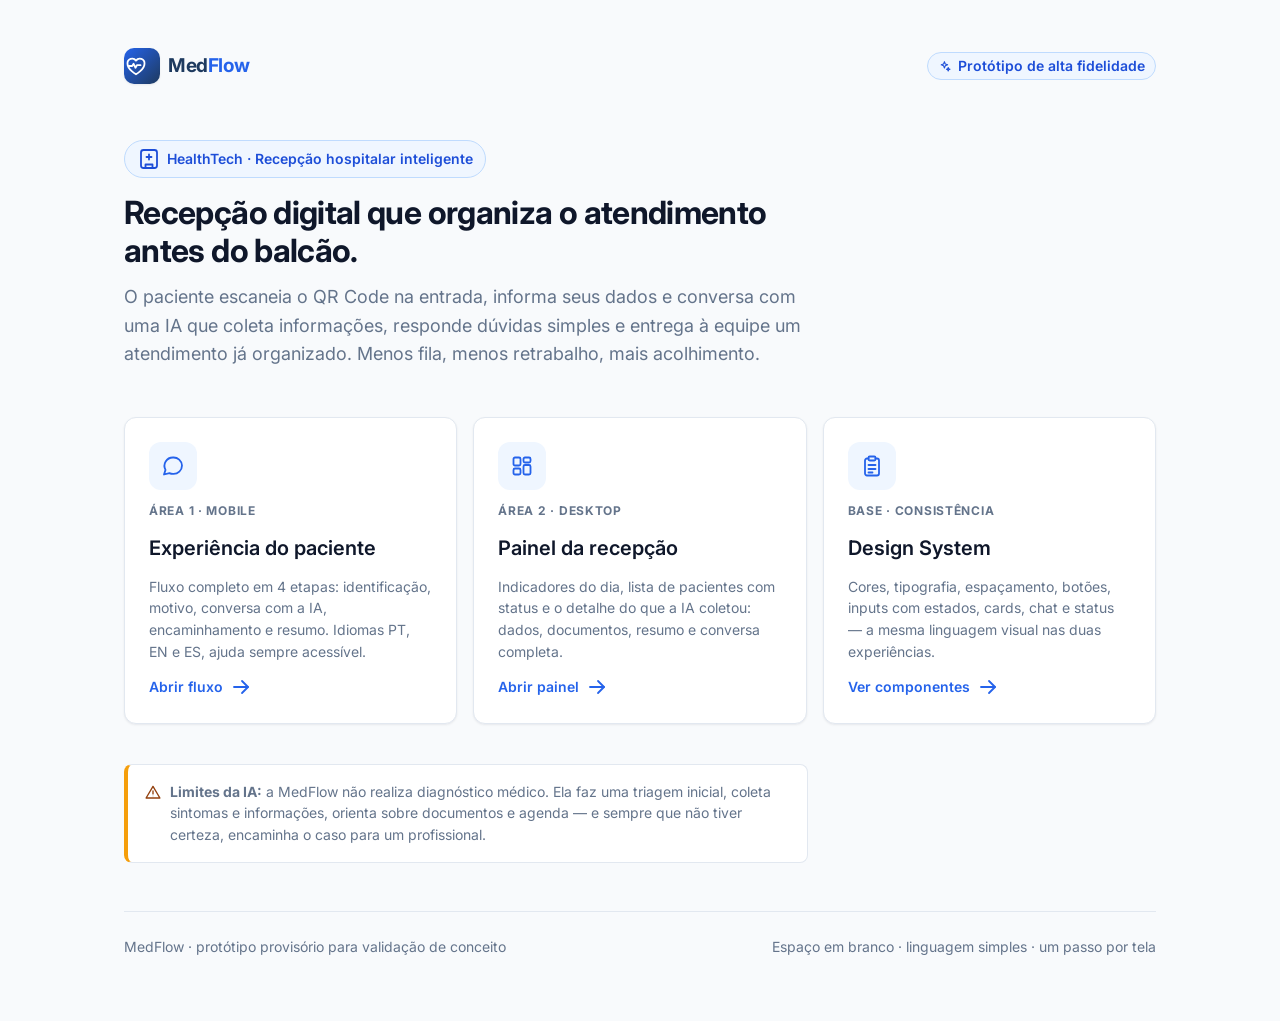
<file: index.html>
<!DOCTYPE html>
<html lang="pt-BR">
<head>
  <meta charset="UTF-8" />
  <meta name="viewport" content="width=device-width, initial-scale=1" />
  <title>MedFlow — Protótipo de recepção hospitalar com IA</title>
  <meta name="description" content="Protótipo de alta fidelidade da MedFlow: experiência do paciente, painel da recepção e design system." />
  <link rel="preconnect" href="https://fonts.googleapis.com" />
  <link rel="preconnect" href="https://fonts.gstatic.com" crossorigin />
  <link href="https://fonts.googleapis.com/css2?family=Inter:wght@400;500;600;700&display=swap" rel="stylesheet" />
  <link rel="stylesheet" href="assets/css/tokens.css" />
  <link rel="stylesheet" href="assets/css/components.css" />
  <style>
    .hub { max-width: 1080px; margin: 0 auto; padding: 48px 24px 64px; }

    .hub__top { display: flex; align-items: center; justify-content: space-between; gap: 16px; flex-wrap: wrap; }

    .hub__hero { padding: 56px 0 8px; max-width: 68ch; }
    .hub__eyebrow {
      display: inline-flex; align-items: center; gap: 6px;
      padding: 6px 12px; margin-bottom: 16px;
      background: var(--color-primary-soft); border: 1px solid var(--color-info-border);
      border-radius: 999px; color: var(--color-info-text);
      font-size: 14px; font-weight: 600;
    }
    .hub__hero h1 { margin-bottom: 12px; }
    .hub__hero p { color: var(--color-text-secondary); font-size: 18px; line-height: 1.6; }

    .hub__grid {
      display: grid; grid-template-columns: repeat(auto-fit, minmax(280px, 1fr));
      gap: 16px; margin-top: 40px;
    }

    .hub-card {
      display: flex; flex-direction: column; gap: 12px;
      padding: 24px; background: var(--color-surface);
      border: 1px solid var(--color-border); border-radius: 12px;
      box-shadow: var(--shadow-card); text-decoration: none; color: inherit;
      transition: border-color 160ms, box-shadow 160ms, transform 160ms;
    }
    .hub-card:hover { border-color: var(--color-primary-soft-border); box-shadow: var(--shadow-raised); transform: translateY(-2px); }
    .hub-card:focus-visible { outline: 2px solid var(--color-border-focus); outline-offset: 2px; }

    .hub-card__icon {
      display: grid; place-items: center; width: 48px; height: 48px;
      background: var(--color-primary-soft); border-radius: 12px; color: var(--color-primary);
    }
    .hub-card__icon svg { width: 24px; height: 24px; }
    .hub-card__tag {
      font-size: 12px; font-weight: 700; letter-spacing: 0.06em; text-transform: uppercase;
      color: var(--color-text-secondary);
    }
    .hub-card h2 { font-size: 20px; font-weight: 600; }
    .hub-card p { font-size: 14px; color: var(--color-text-secondary); line-height: 1.55; flex: 1; }
    .hub-card__cta { display: inline-flex; align-items: center; gap: 6px; font-size: 14px; font-weight: 600; color: var(--color-primary); }

    .hub__note {
      display: flex; gap: 8px; align-items: flex-start;
      margin-top: 40px; padding: 16px;
      background: var(--color-surface); border: 1px solid var(--color-border);
      border-left: 4px solid var(--color-alert); border-radius: 8px;
      font-size: 14px; color: var(--color-text-secondary); max-width: 76ch;
    }
    .hub__note svg { width: 18px; height: 18px; color: var(--color-alert-text); flex: none; margin-top: 2px; }

    .hub__footer {
      margin-top: 48px; padding-top: 24px; border-top: 1px solid var(--color-border);
      font-size: 14px; color: var(--color-text-secondary);
      display: flex; justify-content: space-between; gap: 16px; flex-wrap: wrap;
    }
  </style>
</head>
<body>
  <a class="skip-link" href="#main">Pular para o conteúdo</a>

  <div class="hub">
    <header class="hub__top">
      <div class="logo" aria-label="MedFlow">
        <span class="logo__mark" data-icon="heart-pulse" data-size="20" aria-hidden="true"></span>
        <span class="logo__text">Med<span>Flow</span></span>
      </div>
      <span class="badge badge--blue">
        <span data-icon="sparkles" data-size="14" aria-hidden="true"></span>
        Protótipo de alta fidelidade
      </span>
    </header>

    <main id="main" tabindex="-1">
      <section class="hub__hero">
        <span class="hub__eyebrow">
          <span data-icon="hospital" data-size="16" aria-hidden="true"></span>
          HealthTech · Recepção hospitalar inteligente
        </span>
        <h1 class="h1">Recepção digital que organiza o atendimento antes do balcão.</h1>
        <p>
          O paciente escaneia o QR Code na entrada, informa seus dados e conversa com uma IA que
          coleta informações, responde dúvidas simples e entrega à equipe um atendimento já
          organizado. Menos fila, menos retrabalho, mais acolhimento.
        </p>
      </section>

      <section class="hub__grid" aria-label="Áreas do protótipo">
        <a class="hub-card" href="patient.html">
          <span class="hub-card__icon" aria-hidden="true">
            <span data-icon="message-circle"></span>
          </span>
          <span class="hub-card__tag">Área 1 · Mobile</span>
          <h2>Experiência do paciente</h2>
          <p>
            Fluxo completo em 4 etapas: identificação, motivo, conversa com a IA,
            encaminhamento e resumo. Idiomas PT, EN e ES, ajuda sempre acessível.
          </p>
          <span class="hub-card__cta">Abrir fluxo <span data-icon="arrow-right" data-size="16" aria-hidden="true"></span></span>
        </a>

        <a class="hub-card" href="dashboard.html">
          <span class="hub-card__icon" aria-hidden="true">
            <span data-icon="layout-dashboard"></span>
          </span>
          <span class="hub-card__tag">Área 2 · Desktop</span>
          <h2>Painel da recepção</h2>
          <p>
            Indicadores do dia, lista de pacientes com status e o detalhe do que a IA coletou:
            dados, documentos, resumo e conversa completa.
          </p>
          <span class="hub-card__cta">Abrir painel <span data-icon="arrow-right" data-size="16" aria-hidden="true"></span></span>
        </a>

        <a class="hub-card" href="design-system.html">
          <span class="hub-card__icon" aria-hidden="true">
            <span data-icon="clipboard-list"></span>
          </span>
          <span class="hub-card__tag">Base · Consistência</span>
          <h2>Design System</h2>
          <p>
            Cores, tipografia, espaçamento, botões, inputs com estados, cards, chat e
            status — a mesma linguagem visual nas duas experiências.
          </p>
          <span class="hub-card__cta">Ver componentes <span data-icon="arrow-right" data-size="16" aria-hidden="true"></span></span>
        </a>
      </section>

      <p class="hub__note">
        <span data-icon="alert" data-size="18" aria-hidden="true"></span>
        <span>
          <strong>Limites da IA:</strong> a MedFlow não realiza diagnóstico médico. Ela faz uma
          triagem inicial, coleta sintomas e informações, orienta sobre documentos e agenda —
          e sempre que não tiver certeza, encaminha o caso para um profissional.
        </span>
      </p>
    </main>

    <footer class="hub__footer">
      <span>MedFlow · protótipo provisório para validação de conceito</span>
      <span>Espaço em branco · linguagem simples · um passo por tela</span>
    </footer>
  </div>

  <script src="assets/js/icons.js"></script>
</body>
</html>
</file>
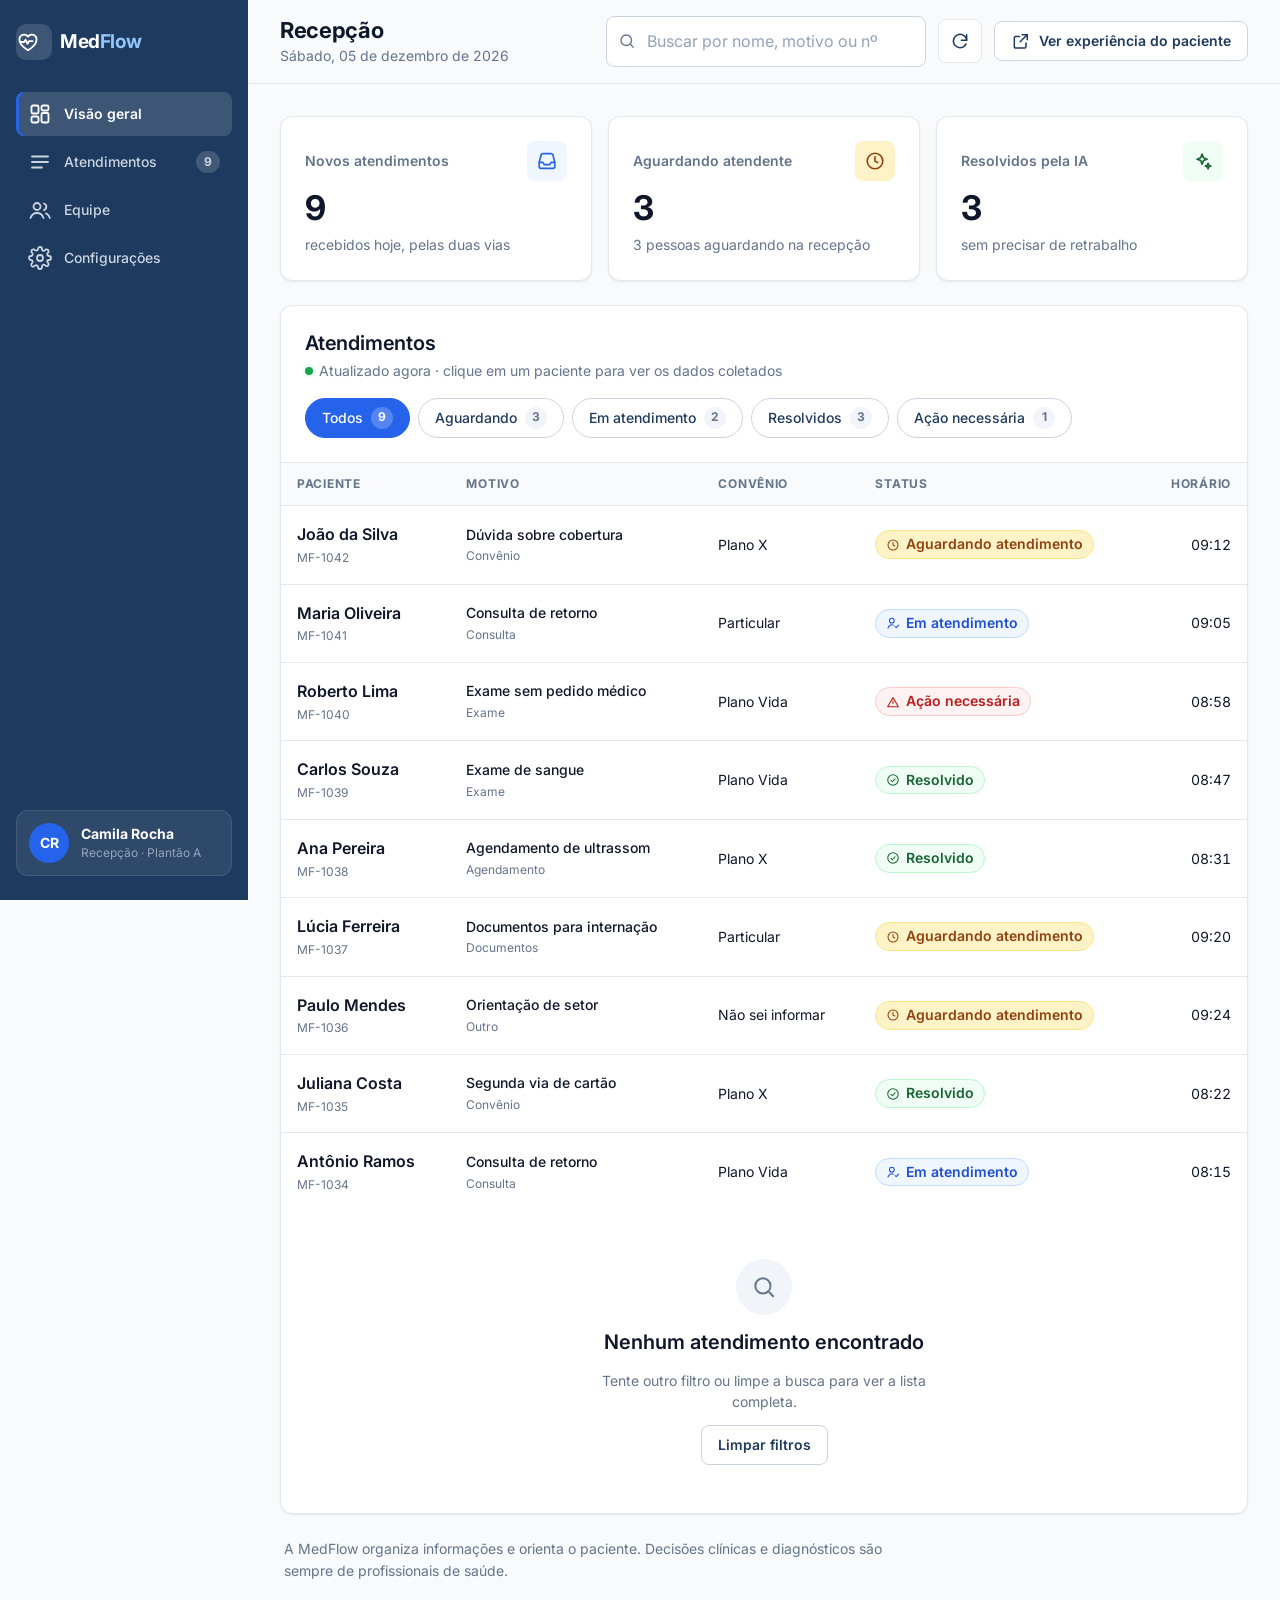
<file: dashboard.html>
<!DOCTYPE html>
<html lang="pt-BR">
<head>
  <meta charset="UTF-8" />
  <meta name="viewport" content="width=device-width, initial-scale=1" />
  <title>MedFlow — Painel da recepção</title>
  <meta name="description" content="Painel da equipe: atendimentos organizados pela IA, status e dados coletados." />
  <link rel="preconnect" href="https://fonts.googleapis.com" />
  <link rel="preconnect" href="https://fonts.gstatic.com" crossorigin />
  <link href="https://fonts.googleapis.com/css2?family=Inter:wght@400;500;600;700&display=swap" rel="stylesheet" />
  <link rel="stylesheet" href="assets/css/tokens.css" />
  <link rel="stylesheet" href="assets/css/components.css" />
  <link rel="stylesheet" href="assets/css/dashboard.css" />
</head>
<body class="dash-body">
  <a class="skip-link" href="#dash-main">Pular para o conteúdo</a>

  <div class="dash">
    <!-- Barra lateral ---------------------------------------------------- -->
    <aside class="sidebar" aria-label="Navegação principal">
      <a class="logo logo--light" href="index.html">
        <span class="logo__mark" data-icon="heart-pulse" data-size="20" aria-hidden="true"></span>
        <span class="logo__text">Med<span>Flow</span></span>
      </a>

      <nav class="sidebar__nav">
        <button type="button" class="nav-item is-active" data-nav="top" aria-current="page">
          <span data-icon="layout-dashboard" data-size="20" aria-hidden="true"></span>
          <span>Visão geral</span>
        </button>
        <button type="button" class="nav-item" data-nav="lista">
          <span data-icon="list" data-size="20" aria-hidden="true"></span>
          <span>Atendimentos</span>
          <span class="nav-item__count" id="nav-count">0</span>
        </button>
        <button type="button" class="nav-item" data-nav="soon">
          <span data-icon="users" data-size="20" aria-hidden="true"></span>
          <span>Equipe</span>
        </button>
        <button type="button" class="nav-item" data-nav="soon">
          <span data-icon="settings" data-size="20" aria-hidden="true"></span>
          <span>Configurações</span>
        </button>
      </nav>

      <div class="sidebar__user">
        <span class="avatar" aria-hidden="true">CR</span>
        <span class="sidebar__user-text">
          <strong>Camila Rocha</strong>
          <span>Recepção · Plantão A</span>
        </span>
      </div>
    </aside>

    <!-- Conteúdo ---------------------------------------------------------- -->
    <div class="dash__main">
      <header class="topbar">
        <div class="topbar__brand" aria-hidden="true">
          <a class="logo logo--sm" href="index.html">
            <span class="logo__mark" data-icon="heart-pulse" data-size="16"></span>
            <span class="logo__text">Med<span>Flow</span></span>
          </a>
        </div>

        <div class="topbar__title">
          <h1 class="h2">Recepção</h1>
          <p class="small text-secondary" id="today-label">—</p>
        </div>

        <div class="topbar__actions">
          <div class="search">
            <span class="search__icon" data-icon="search" data-size="18" aria-hidden="true"></span>
            <label class="visually-hidden" for="search-input">Buscar paciente</label>
            <input class="input search__input" id="search-input" type="search"
                   placeholder="Buscar por nome, motivo ou nº" autocomplete="off" />
          </div>
          <button type="button" class="btn-icon" id="btn-refresh" aria-label="Atualizar lista" title="Atualizar lista">
            <span data-icon="refresh" data-size="20" aria-hidden="true"></span>
          </button>
          <a class="btn btn--secondary btn--sm topbar__link" href="patient.html">
            <span data-icon="external-link" data-size="16" aria-hidden="true"></span>
            Ver experiência do paciente
          </a>
        </div>
      </header>

      <main id="dash-main" tabindex="-1" class="dash__content">
        <!-- Indicadores --------------------------------------------------- -->
        <section class="kpi-grid" aria-label="Indicadores do dia">
          <article class="stat">
            <div class="stat__head">
              <span class="stat__label">Novos atendimentos</span>
              <span class="stat__icon stat__icon--blue" data-icon="inbox" data-size="22" aria-hidden="true"></span>
            </div>
            <p class="stat__value" id="kpi-total">0</p>
            <p class="stat__meta">recebidos hoje, pelas duas vias</p>
          </article>

          <article class="stat">
            <div class="stat__head">
              <span class="stat__label">Aguardando atendente</span>
              <span class="stat__icon stat__icon--amber" data-icon="clock" data-size="22" aria-hidden="true"></span>
            </div>
            <p class="stat__value" id="kpi-waiting">0</p>
            <p class="stat__meta" id="kpi-waiting-meta">na fila da recepção</p>
          </article>

          <article class="stat">
            <div class="stat__head">
              <span class="stat__label">Resolvidos pela IA</span>
              <span class="stat__icon stat__icon--green" data-icon="sparkles" data-size="22" aria-hidden="true"></span>
            </div>
            <p class="stat__value" id="kpi-ai">0</p>
            <p class="stat__meta">sem precisar de retrabalho</p>
          </article>
        </section>

        <!-- Lista ---------------------------------------------------------- -->
        <section class="panel" id="secao-lista" aria-labelledby="lista-title">
          <div class="panel__head">
            <div>
              <h2 class="h3" id="lista-title">Atendimentos</h2>
              <p class="small text-secondary live">
                <span class="live__dot" aria-hidden="true"></span>
                Atualizado agora · clique em um paciente para ver os dados coletados
              </p>
            </div>
            <div class="chips" role="group" aria-label="Filtrar por status" id="status-chips">
              <button type="button" class="chip is-active" data-filter="todos" aria-pressed="true">
                Todos <span class="chip__count" data-count="todos">0</span>
              </button>
              <button type="button" class="chip" data-filter="aguardando" aria-pressed="false">
                Aguardando <span class="chip__count" data-count="aguardando">0</span>
              </button>
              <button type="button" class="chip" data-filter="em_andamento" aria-pressed="false">
                Em atendimento <span class="chip__count" data-count="em_andamento">0</span>
              </button>
              <button type="button" class="chip" data-filter="resolvido" aria-pressed="false">
                Resolvidos <span class="chip__count" data-count="resolvido">0</span>
              </button>
              <button type="button" class="chip" data-filter="acao_necessaria" aria-pressed="false">
                Ação necessária <span class="chip__count" data-count="acao_necessaria">0</span>
              </button>
            </div>
          </div>

          <div class="table-wrap">
            <table class="table" id="patients-table">
              <caption class="visually-hidden">
                Lista de atendimentos: paciente, motivo, convênio, status e horário
              </caption>
              <thead>
                <tr>
                  <th scope="col">Paciente</th>
                  <th scope="col">Motivo</th>
                  <th scope="col">Convênio</th>
                  <th scope="col">Status</th>
                  <th scope="col" class="col-time">Horário</th>
                </tr>
              </thead>
              <tbody id="patients-body"></tbody>
            </table>

            <div class="empty" id="empty-state" hidden>
              <span class="empty__icon" data-icon="search" data-size="26" aria-hidden="true"></span>
              <p class="empty__title">Nenhum atendimento encontrado</p>
              <p class="empty__text">Tente outro filtro ou limpe a busca para ver a lista completa.</p>
              <button type="button" class="btn btn--secondary btn--sm" id="btn-clear-filters">Limpar filtros</button>
            </div>
          </div>
        </section>

        <p class="footnote small text-secondary">
          A MedFlow organiza informações e orienta o paciente. Decisões clínicas e diagnósticos
          são sempre de profissionais de saúde.
        </p>
      </main>
    </div>
  </div>

  <!-- Painel de detalhe ------------------------------------------------- -->
  <div class="drawer-backdrop" id="drawer-backdrop" hidden></div>
  <aside class="drawer" id="drawer" role="dialog" aria-modal="true" aria-labelledby="drawer-name" hidden>
    <header class="drawer__head">
      <div class="drawer__head-main">
        <div class="drawer__head-top">
          <p class="small text-secondary" id="drawer-id">—</p>
          <span id="drawer-badge"></span>
        </div>
        <h2 class="h3" id="drawer-name" tabindex="-1">—</h2>
        <p class="small text-secondary" id="drawer-sub">—</p>
      </div>
      <button type="button" class="btn-icon" id="drawer-close" aria-label="Fechar detalhes">
        <span data-icon="close" data-size="20" aria-hidden="true"></span>
      </button>
    </header>

    <div class="drawer__body">
      <section aria-labelledby="dados-title">
        <h3 class="drawer__section-title" id="dados-title">Dados coletados</h3>
        <div class="card card--flat">
          <dl class="kv" id="drawer-kv"></dl>
        </div>
      </section>

      <section aria-labelledby="docs-title" id="drawer-docs-section">
        <h3 class="drawer__section-title" id="docs-title">Documentos</h3>
        <div class="card card--flat">
          <ul class="doc-list" id="drawer-docs"></ul>
        </div>
      </section>

      <section aria-labelledby="resumo-title">
        <h3 class="drawer__section-title" id="resumo-title">Resumo da conversa</h3>
        <div class="card card--flat ai-summary">
          <p class="ai-summary__tag">
            <span data-icon="sparkles" data-size="14" aria-hidden="true"></span>
            Gerado pela IA · não é diagnóstico
          </p>
          <p class="small" id="drawer-resumo">—</p>
        </div>
      </section>

      <section aria-labelledby="conv-title">
        <h3 class="drawer__section-title" id="conv-title">Conversa completa</h3>
        <details class="transcript" id="drawer-transcript">
          <summary>
            <span data-icon="message-circle" data-size="18" aria-hidden="true"></span>
            Ver mensagens
          </summary>
          <div class="transcript__log" id="drawer-messages"></div>
        </details>
      </section>

      <div class="note note--info" id="drawer-eta" hidden>
        <span data-icon="clock" data-size="18" aria-hidden="true"></span>
        <span id="drawer-eta-text"></span>
      </div>
    </div>

    <footer class="drawer__footer">
      <div class="drawer__actions" id="drawer-actions">
        <button type="button" class="btn btn--primary btn--block" id="btn-assume">
          <span data-icon="user-check" data-size="20" aria-hidden="true"></span>
          Assumir atendimento
        </button>
        <div class="drawer__actions-row">
          <button type="button" class="btn btn--secondary" id="btn-forward">
            <span data-icon="corner-up-right" data-size="20" aria-hidden="true"></span>
            Encaminhar
          </button>
          <button type="button" class="btn btn--secondary" id="btn-finish">
            <span data-icon="check-circle" data-size="20" aria-hidden="true"></span>
            Finalizar atendimento
          </button>
        </div>
      </div>
      <p class="drawer__done small" id="drawer-done" hidden>
        <span data-icon="check-circle" data-size="16" aria-hidden="true"></span>
        Atendimento finalizado. Não há ações pendentes.
      </p>
    </footer>
  </aside>

  <!-- Modal de encaminhamento ------------------------------------------- -->
  <div class="modal" id="forward-modal" hidden role="dialog" aria-modal="true" aria-labelledby="forward-title">
    <div class="modal__backdrop" data-close-forward></div>
    <div class="modal__panel">
      <div class="modal__head">
        <div>
          <h2 class="modal__title" id="forward-title">Encaminhar atendimento</h2>
          <p class="modal__desc">Escolha para onde este caso segue. O paciente continua com o mesmo número.</p>
        </div>
        <button type="button" class="btn-icon" data-close-forward aria-label="Fechar">
          <span data-icon="close" data-size="20" aria-hidden="true"></span>
        </button>
      </div>

      <div class="stack-8" role="radiogroup" aria-labelledby="forward-title" id="forward-options">
        <button type="button" class="option" role="radio" aria-checked="false" data-sector="Laboratório">
          <span class="option__icon" data-icon="flask" data-size="18" aria-hidden="true"></span>
          <span class="option__text">Laboratório<span class="option__hint">Exames e preparos</span></span>
        </button>
        <button type="button" class="option" role="radio" aria-checked="false" data-sector="Agendamento">
          <span class="option__icon" data-icon="calendar" data-size="18" aria-hidden="true"></span>
          <span class="option__text">Agendamento<span class="option__hint">Datas e horários</span></span>
        </button>
        <button type="button" class="option" role="radio" aria-checked="false" data-sector="Convênios">
          <span class="option__icon" data-icon="credit-card" data-size="18" aria-hidden="true"></span>
          <span class="option__text">Convênios<span class="option__hint">Cobertura e autorizações</span></span>
        </button>
        <button type="button" class="option" role="radio" aria-checked="false" data-sector="Médico de plantão">
          <span class="option__icon" data-icon="stethoscope" data-size="18" aria-hidden="true"></span>
          <span class="option__text">Médico de plantão<span class="option__hint">Quando houver necessidade técnica</span></span>
        </button>
      </div>

      <div class="modal__actions">
        <button type="button" class="btn btn--primary btn--block" id="btn-forward-confirm" disabled>
          Confirmar encaminhamento
        </button>
        <button type="button" class="btn btn--secondary btn--block" data-close-forward>Cancelar</button>
      </div>
    </div>
  </div>

  <div class="toast-region" id="toast-region" aria-live="polite" aria-atomic="false"></div>

  <script src="assets/js/icons.js"></script>
  <script src="assets/js/store.js"></script>
  <script src="assets/js/dashboard.js"></script>
</body>
</html>
</file>
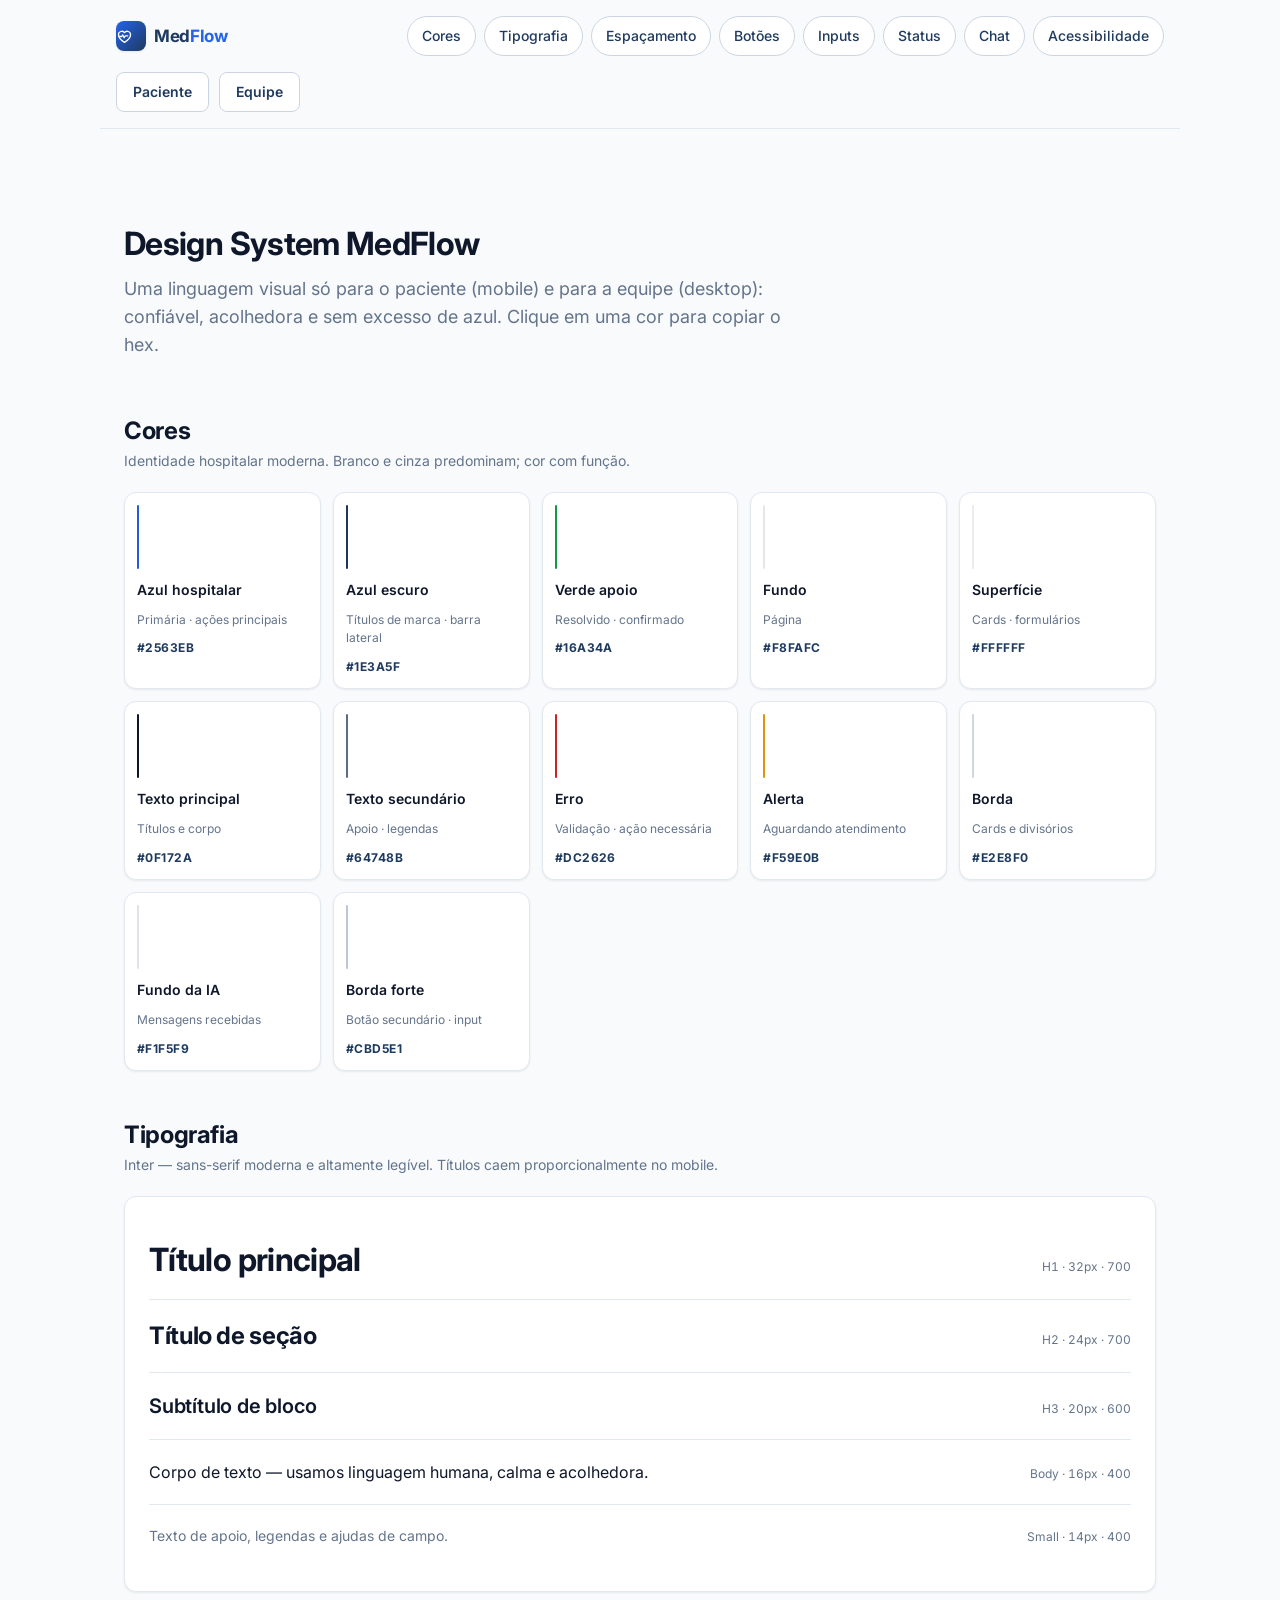
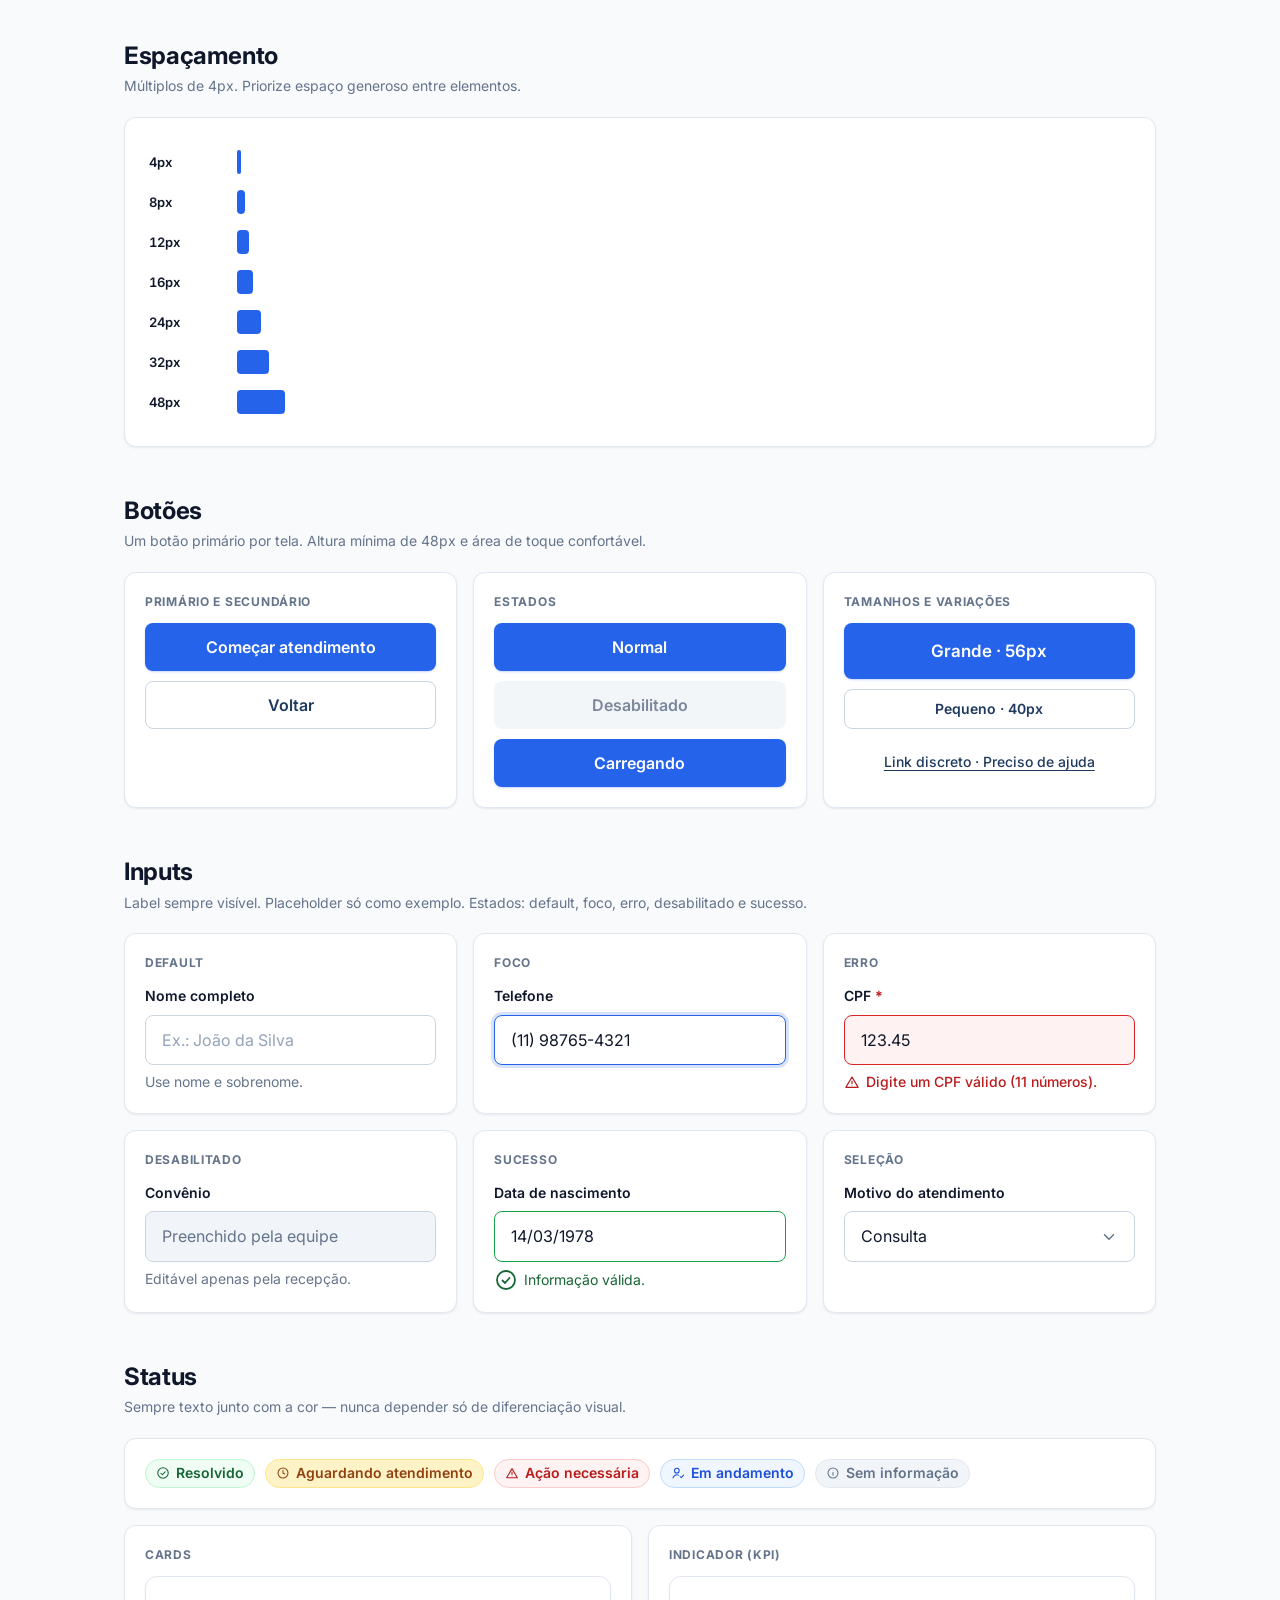
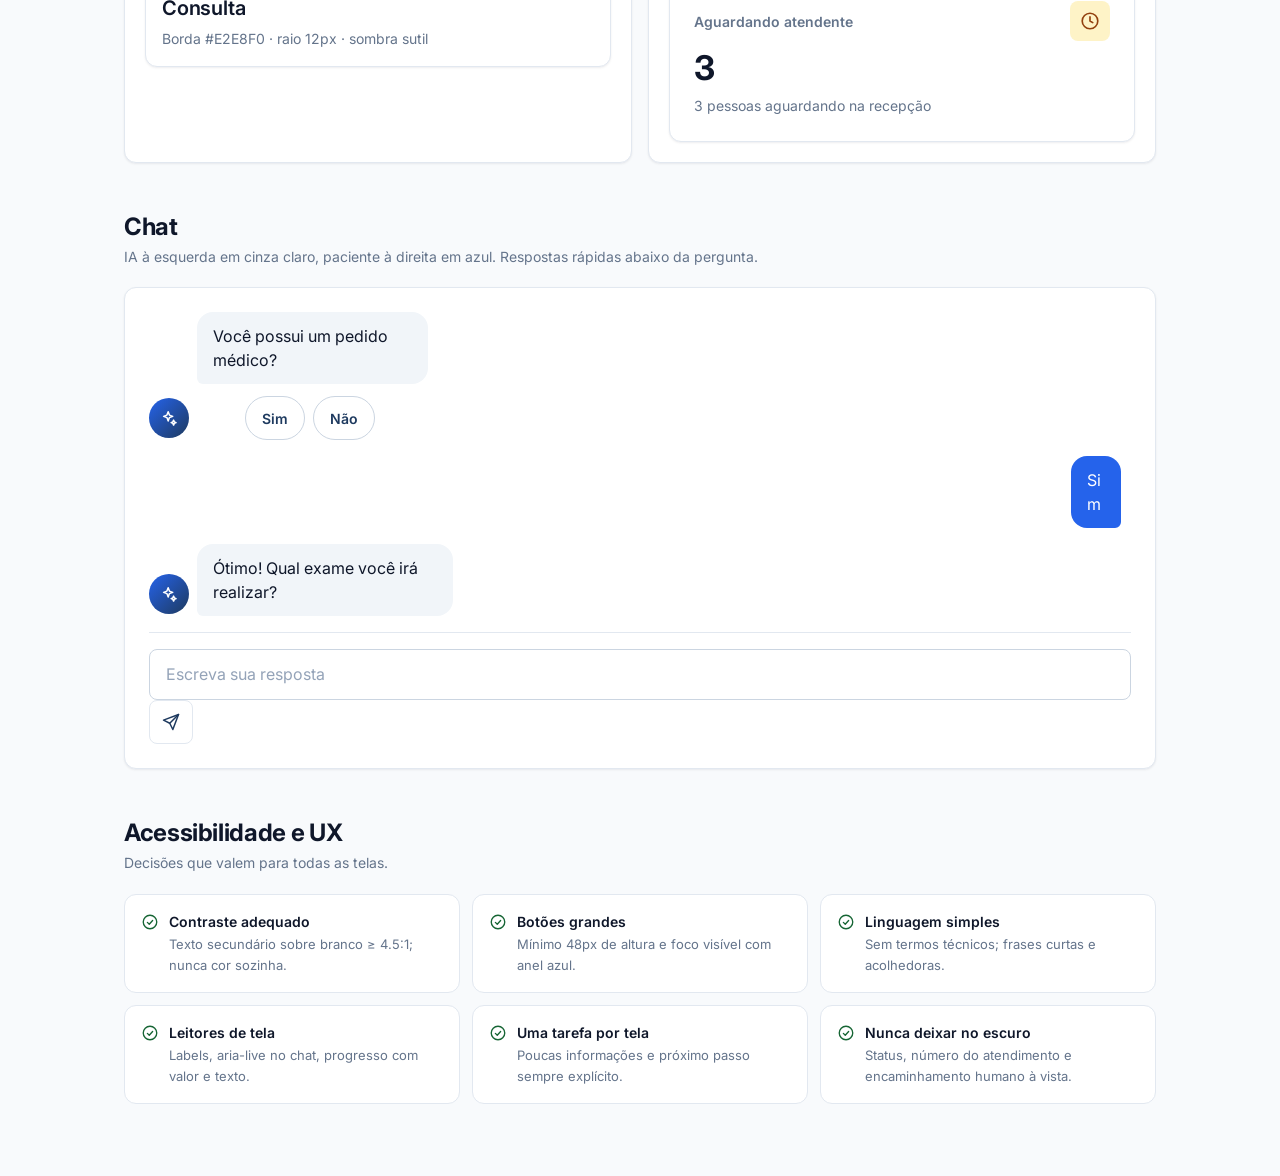
<file: design-system.html>
<!DOCTYPE html>
<html lang="pt-BR">
<head>
  <meta charset="UTF-8" />
  <meta name="viewport" content="width=device-width, initial-scale=1" />
  <title>MedFlow — Design System</title>
  <meta name="description" content="Design System da MedFlow: cores, tipografia, espaçamento, botões, inputs, cards, chat e status." />
  <link rel="preconnect" href="https://fonts.googleapis.com" />
  <link rel="preconnect" href="https://fonts.gstatic.com" crossorigin />
  <link href="https://fonts.googleapis.com/css2?family=Inter:wght@400;500;600;700&display=swap" rel="stylesheet" />
  <link rel="stylesheet" href="assets/css/tokens.css" />
  <link rel="stylesheet" href="assets/css/components.css" />
  <style>
    .ds { max-width: 1080px; margin: 0 auto; padding: 32px 24px 72px; }

    .ds__top {
      position: sticky; top: 0; z-index: 30;
      display: flex; align-items: center; justify-content: space-between; gap: 16px;
      flex-wrap: wrap; padding: 16px; margin: -32px -24px 0;
      background: rgba(248, 250, 252, 0.94); backdrop-filter: blur(8px);
      border-bottom: 1px solid var(--color-border);
    }
    .ds__nav { display: flex; gap: 8px; flex-wrap: wrap; }
    .ds__nav a {
      display: inline-flex; align-items: center; min-height: 40px; padding: 0 14px;
      border: 1px solid var(--color-border-strong); border-radius: 999px;
      background: var(--color-surface); color: var(--color-dark);
      font-size: 14px; font-weight: 500; text-decoration: none;
    }
    .ds__nav a:hover { border-color: var(--color-primary); background: var(--color-primary-soft); }

    .ds__hero { padding: 48px 0 8px; max-width: 68ch; }
    .ds__hero h1 { margin-bottom: 12px; }
    .ds__hero p { color: var(--color-text-secondary); font-size: 18px; }

    .ds section { margin-top: 48px; scroll-margin-top: 88px; }
    .ds section > h2 { margin-bottom: 4px; }
    .ds section > .ds__desc { color: var(--color-text-secondary); font-size: 14px; margin-bottom: 20px; }

    .swatches { display: grid; grid-template-columns: repeat(auto-fill, minmax(190px, 1fr)); gap: 12px; }
    .swatch {
      display: flex; flex-direction: column; gap: 10px; padding: 12px;
      background: var(--color-surface); border: 1px solid var(--color-border);
      border-radius: 12px; box-shadow: var(--shadow-card); cursor: copy; text-align: left;
      transition: border-color 160ms, transform 160ms;
    }
    .swatch:hover { border-color: var(--color-primary); transform: translateY(-1px); }
    .swatch__color { height: 64px; border-radius: 8px; border: 1px solid rgba(15, 23, 42, 0.08); }
    .swatch__name { font-size: 14px; font-weight: 600; }
    .swatch__role { font-size: 12px; color: var(--color-text-secondary); }
    .swatch__hex { font-size: 12px; font-weight: 700; letter-spacing: 0.04em; color: var(--color-dark); }

    .type-row {
      display: flex; align-items: baseline; justify-content: space-between; gap: 24px;
      padding: 20px 0; border-bottom: 1px solid var(--color-border); flex-wrap: wrap;
    }
    .type-row:last-child { border-bottom: none; }
    .type-meta { font-size: 12px; color: var(--color-text-secondary); font-variant-numeric: tabular-nums; white-space: nowrap; }

    .space-row { display: flex; align-items: center; gap: 16px; padding: 8px 0; }
    .space-bar { height: 24px; background: var(--color-primary); border-radius: 4px; }
    .space-label { font-size: 13px; font-weight: 600; min-width: 72px; font-variant-numeric: tabular-nums; }

    .demo-grid { display: grid; grid-template-columns: repeat(auto-fit, minmax(260px, 1fr)); gap: 16px; }
    .demo {
      padding: 20px; background: var(--color-surface);
      border: 1px solid var(--color-border); border-radius: 12px; box-shadow: var(--shadow-card);
    }
    .demo__label {
      font-size: 12px; font-weight: 700; letter-spacing: 0.06em; text-transform: uppercase;
      color: var(--color-text-secondary); margin-bottom: 12px;
    }
    .demo__stack { display: flex; flex-direction: column; gap: 10px; align-items: stretch; }
    .demo__row { display: flex; gap: 10px; flex-wrap: wrap; align-items: center; }

    .checklist { display: grid; grid-template-columns: repeat(auto-fit, minmax(280px, 1fr)); gap: 12px; }
    .check-item {
      display: flex; gap: 10px; align-items: flex-start; padding: 16px;
      background: var(--color-surface); border: 1px solid var(--color-border);
      border-radius: 12px; font-size: 14px;
    }
    .check-item svg { width: 18px; height: 18px; color: var(--color-support-text); flex: none; margin-top: 2px; }
    .check-item strong { display: block; font-weight: 600; }
    .check-item span { color: var(--color-text-secondary); font-size: 13px; }

    .chat-demo { display: flex; flex-direction: column; gap: 16px; }
  </style>
</head>
<body>
  <a class="skip-link" href="#main">Pular para o conteúdo</a>

  <div class="ds">
    <header class="ds__top">
      <a class="logo logo--sm" href="index.html">
        <span class="logo__mark" data-icon="heart-pulse" data-size="16" aria-hidden="true"></span>
        <span class="logo__text">Med<span>Flow</span></span>
      </a>
      <nav class="ds__nav" aria-label="Seções do design system">
        <a href="#cores">Cores</a>
        <a href="#tipografia">Tipografia</a>
        <a href="#espacamento">Espaçamento</a>
        <a href="#botoes">Botões</a>
        <a href="#inputs">Inputs</a>
        <a href="#status">Status</a>
        <a href="#chat">Chat</a>
        <a href="#acessibilidade">Acessibilidade</a>
      </nav>
      <div class="demo__row">
        <a class="btn btn--secondary btn--sm" href="patient.html">Paciente</a>
        <a class="btn btn--secondary btn--sm" href="dashboard.html">Equipe</a>
      </div>
    </header>

    <main id="main" tabindex="-1">
      <section class="ds__hero">
        <h1 class="h1">Design System MedFlow</h1>
        <p>
          Uma linguagem visual só para o paciente (mobile) e para a equipe (desktop):
          confiável, acolhedora e sem excesso de azul. Clique em uma cor para copiar o hex.
        </p>
      </section>

      <!-- Cores -->
      <section id="cores">
        <h2 class="h2">Cores</h2>
        <p class="ds__desc">Identidade hospitalar moderna. Branco e cinza predominam; cor com função.</p>
        <div class="swatches" id="swatches">
          <button class="swatch" type="button" data-hex="#2563EB">
            <span class="swatch__color" style="background:#2563EB"></span>
            <span class="swatch__name">Azul hospitalar</span>
            <span class="swatch__role">Primária · ações principais</span>
            <span class="swatch__hex">#2563EB</span>
          </button>
          <button class="swatch" type="button" data-hex="#1E3A5F">
            <span class="swatch__color" style="background:#1E3A5F"></span>
            <span class="swatch__name">Azul escuro</span>
            <span class="swatch__role">Títulos de marca · barra lateral</span>
            <span class="swatch__hex">#1E3A5F</span>
          </button>
          <button class="swatch" type="button" data-hex="#16A34A">
            <span class="swatch__color" style="background:#16A34A"></span>
            <span class="swatch__name">Verde apoio</span>
            <span class="swatch__role">Resolvido · confirmado</span>
            <span class="swatch__hex">#16A34A</span>
          </button>
          <button class="swatch" type="button" data-hex="#F8FAFC">
            <span class="swatch__color" style="background:#F8FAFC"></span>
            <span class="swatch__name">Fundo</span>
            <span class="swatch__role">Página</span>
            <span class="swatch__hex">#F8FAFC</span>
          </button>
          <button class="swatch" type="button" data-hex="#FFFFFF">
            <span class="swatch__color" style="background:#FFFFFF"></span>
            <span class="swatch__name">Superfície</span>
            <span class="swatch__role">Cards · formulários</span>
            <span class="swatch__hex">#FFFFFF</span>
          </button>
          <button class="swatch" type="button" data-hex="#0F172A">
            <span class="swatch__color" style="background:#0F172A"></span>
            <span class="swatch__name">Texto principal</span>
            <span class="swatch__role">Títulos e corpo</span>
            <span class="swatch__hex">#0F172A</span>
          </button>
          <button class="swatch" type="button" data-hex="#64748B">
            <span class="swatch__color" style="background:#64748B"></span>
            <span class="swatch__name">Texto secundário</span>
            <span class="swatch__role">Apoio · legendas</span>
            <span class="swatch__hex">#64748B</span>
          </button>
          <button class="swatch" type="button" data-hex="#DC2626">
            <span class="swatch__color" style="background:#DC2626"></span>
            <span class="swatch__name">Erro</span>
            <span class="swatch__role">Validação · ação necessária</span>
            <span class="swatch__hex">#DC2626</span>
          </button>
          <button class="swatch" type="button" data-hex="#F59E0B">
            <span class="swatch__color" style="background:#F59E0B"></span>
            <span class="swatch__name">Alerta</span>
            <span class="swatch__role">Aguardando atendimento</span>
            <span class="swatch__hex">#F59E0B</span>
          </button>
          <button class="swatch" type="button" data-hex="#E2E8F0">
            <span class="swatch__color" style="background:#E2E8F0"></span>
            <span class="swatch__name">Borda</span>
            <span class="swatch__role">Cards e divisórios</span>
            <span class="swatch__hex">#E2E8F0</span>
          </button>
          <button class="swatch" type="button" data-hex="#F1F5F9">
            <span class="swatch__color" style="background:#F1F5F9"></span>
            <span class="swatch__name">Fundo da IA</span>
            <span class="swatch__role">Mensagens recebidas</span>
            <span class="swatch__hex">#F1F5F9</span>
          </button>
          <button class="swatch" type="button" data-hex="#CBD5E1">
            <span class="swatch__color" style="background:#CBD5E1"></span>
            <span class="swatch__name">Borda forte</span>
            <span class="swatch__role">Botão secundário · input</span>
            <span class="swatch__hex">#CBD5E1</span>
          </button>
        </div>
      </section>

      <!-- Tipografia -->
      <section id="tipografia">
        <h2 class="h2">Tipografia</h2>
        <p class="ds__desc">Inter — sans-serif moderna e altamente legível. Títulos caem proporcionalmente no mobile.</p>
        <div class="card card--lg">
          <div class="type-row">
            <span class="h1">Título principal</span>
            <span class="type-meta">H1 · 32px · 700</span>
          </div>
          <div class="type-row">
            <span class="h2">Título de seção</span>
            <span class="type-meta">H2 · 24px · 700</span>
          </div>
          <div class="type-row">
            <span class="h3">Subtítulo de bloco</span>
            <span class="type-meta">H3 · 20px · 600</span>
          </div>
          <div class="type-row">
            <span class="body">Corpo de texto — usamos linguagem humana, calma e acolhedora.</span>
            <span class="type-meta">Body · 16px · 400</span>
          </div>
          <div class="type-row">
            <span class="small text-secondary">Texto de apoio, legendas e ajudas de campo.</span>
            <span class="type-meta">Small · 14px · 400</span>
          </div>
        </div>
      </section>

      <!-- Espaçamento -->
      <section id="espacamento">
        <h2 class="h2">Espaçamento</h2>
        <p class="ds__desc">Múltiplos de 4px. Priorize espaço generoso entre elementos.</p>
        <div class="card card--lg">
          <div class="space-row"><span class="space-label">4px</span><span class="space-bar" style="width:4px"></span></div>
          <div class="space-row"><span class="space-label">8px</span><span class="space-bar" style="width:8px"></span></div>
          <div class="space-row"><span class="space-label">12px</span><span class="space-bar" style="width:12px"></span></div>
          <div class="space-row"><span class="space-label">16px</span><span class="space-bar" style="width:16px"></span></div>
          <div class="space-row"><span class="space-label">24px</span><span class="space-bar" style="width:24px"></span></div>
          <div class="space-row"><span class="space-label">32px</span><span class="space-bar" style="width:32px"></span></div>
          <div class="space-row"><span class="space-label">48px</span><span class="space-bar" style="width:48px"></span></div>
        </div>
      </section>

      <!-- Botões -->
      <section id="botoes">
        <h2 class="h2">Botões</h2>
        <p class="ds__desc">Um botão primário por tela. Altura mínima de 48px e área de toque confortável.</p>
        <div class="demo-grid">
          <div class="demo">
            <p class="demo__label">Primário e secundário</p>
            <div class="demo__stack">
              <button class="btn btn--primary">Começar atendimento</button>
              <button class="btn btn--secondary">Voltar</button>
            </div>
          </div>
          <div class="demo">
            <p class="demo__label">Estados</p>
            <div class="demo__stack">
              <button class="btn btn--primary">Normal</button>
              <button class="btn btn--primary" disabled>Desabilitado</button>
              <button class="btn btn--primary" id="demo-loading">Carregando</button>
            </div>
          </div>
          <div class="demo">
            <p class="demo__label">Tamanhos e variações</p>
            <div class="demo__stack">
              <button class="btn btn--primary btn--lg">Grande · 56px</button>
              <button class="btn btn--secondary btn--sm">Pequeno · 40px</button>
              <button class="btn-link">Link discreto · Preciso de ajuda</button>
            </div>
          </div>
        </div>
      </section>

      <!-- Inputs -->
      <section id="inputs">
        <h2 class="h2">Inputs</h2>
        <p class="ds__desc">Label sempre visível. Placeholder só como exemplo. Estados: default, foco, erro, desabilitado e sucesso.</p>
        <div class="demo-grid">
          <div class="demo">
            <p class="demo__label">Default</p>
            <div class="field">
              <label class="field__label" for="ds-nome">Nome completo</label>
              <input class="input" id="ds-nome" type="text" placeholder="Ex.: João da Silva" />
              <p class="field__help">Use nome e sobrenome.</p>
            </div>
          </div>
          <div class="demo">
            <p class="demo__label">Foco</p>
            <div class="field">
              <label class="field__label" for="ds-foco">Telefone</label>
              <input class="input input--preview-focus" id="ds-foco" type="tel" value="(11) 98765-4321" />
            </div>
          </div>
          <div class="demo">
            <p class="demo__label">Erro</p>
            <div class="field field--error">
              <label class="field__label" for="ds-cpf">CPF <span class="field__req" aria-hidden="true">*</span></label>
              <input class="input" id="ds-cpf" type="text" value="123.45" aria-invalid="true" aria-describedby="ds-cpf-err" />
              <p class="field__error" id="ds-cpf-err">
                <span data-icon="alert" data-size="16"></span>
                <span>Digite um CPF válido (11 números).</span>
              </p>
            </div>
          </div>
          <div class="demo">
            <p class="demo__label">Desabilitado</p>
            <div class="field">
              <label class="field__label" for="ds-dis">Convênio</label>
              <input class="input" id="ds-dis" type="text" value="Preenchido pela equipe" disabled />
              <p class="field__help">Editável apenas pela recepção.</p>
            </div>
          </div>
          <div class="demo">
            <p class="demo__label">Sucesso</p>
            <div class="field field--success">
              <label class="field__label" for="ds-ok">Data de nascimento</label>
              <input class="input" id="ds-ok" type="text" value="14/03/1978" />
              <p class="field__success">
                <span data-icon="check-circle" data-size="16"></span>
                <span>Informação válida.</span>
              </p>
            </div>
          </div>
          <div class="demo">
            <p class="demo__label">Seleção</p>
            <div class="field">
              <label class="field__label" for="ds-sel">Motivo do atendimento</label>
              <select class="select" id="ds-sel">
                <option>Consulta</option>
                <option>Exame</option>
                <option>Agendamento</option>
              </select>
            </div>
          </div>
        </div>
      </section>

      <!-- Status -->
      <section id="status">
        <h2 class="h2">Status</h2>
        <p class="ds__desc">Sempre texto junto com a cor — nunca depender só de diferenciação visual.</p>
        <div class="demo">
          <div class="demo__row">
            <span class="badge badge--green"><span data-icon="check-circle" data-size="14"></span>Resolvido</span>
            <span class="badge badge--amber"><span data-icon="clock" data-size="14"></span>Aguardando atendimento</span>
            <span class="badge badge--red"><span data-icon="alert" data-size="14"></span>Ação necessária</span>
            <span class="badge badge--blue"><span data-icon="user-check" data-size="14"></span>Em andamento</span>
            <span class="badge badge--gray"><span data-icon="info" data-size="14"></span>Sem informação</span>
          </div>
        </div>

        <div class="demo-grid" style="margin-top:16px">
          <div class="demo">
            <p class="demo__label">Cards</p>
            <div class="card">
              <p class="card__title">Consulta</p>
              <p class="card__subtitle" style="margin-top:4px">Borda #E2E8F0 · raio 12px · sombra sutil</p>
            </div>
          </div>
          <div class="demo">
            <p class="demo__label">Indicador (KPI)</p>
            <div class="stat">
              <div class="stat__head">
                <span class="stat__label">Aguardando atendente</span>
                <span class="stat__icon stat__icon--amber" data-icon="clock" data-size="22"></span>
              </div>
              <p class="stat__value">3</p>
              <p class="stat__meta">3 pessoas aguardando na recepção</p>
            </div>
          </div>
        </div>
      </section>

      <!-- Chat -->
      <section id="chat">
        <h2 class="h2">Chat</h2>
        <p class="ds__desc">IA à esquerda em cinza claro, paciente à direita em azul. Respostas rápidas abaixo da pergunta.</p>
        <div class="card card--lg">
          <div class="chat-demo">
            <div class="msg msg--ai">
              <span class="avatar avatar--ai msg__avatar" data-icon="sparkles" data-size="18" aria-hidden="true"></span>
              <div class="msg__body">
                <div class="bubble bubble--ai">Você possui um pedido médico?</div>
                <div class="quick-replies">
                  <button class="quick-reply">Sim</button>
                  <button class="quick-reply">Não</button>
                </div>
              </div>
            </div>
            <div class="msg msg--user">
              <div class="msg__body">
                <div class="bubble bubble--user">Sim</div>
              </div>
            </div>
            <div class="msg msg--ai">
              <span class="avatar avatar--ai msg__avatar" data-icon="sparkles" data-size="18" aria-hidden="true"></span>
              <div class="msg__body">
                <div class="bubble bubble--ai">Ótimo! Qual exame você irá realizar?</div>
              </div>
            </div>
          </div>
          <hr class="divider" />
          <div class="chat-input" style="position:static;padding:0">
            <label class="visually-hidden" for="ds-chat">Escreva sua resposta</label>
            <input class="input" id="ds-chat" type="text" placeholder="Escreva sua resposta" />
            <button class="btn-icon chat-input__send" aria-label="Enviar">
              <span data-icon="send" data-size="20"></span>
            </button>
          </div>
        </div>
      </section>

      <!-- Acessibilidade -->
      <section id="acessibilidade">
        <h2 class="h2">Acessibilidade e UX</h2>
        <p class="ds__desc">Decisões que valem para todas as telas.</p>
        <div class="checklist">
          <div class="check-item">
            <span data-icon="check-circle" data-size="18"></span>
            <p><strong>Contraste adequado</strong><span>Texto secundário sobre branco ≥ 4.5:1; nunca cor sozinha.</span></p>
          </div>
          <div class="check-item">
            <span data-icon="check-circle" data-size="18"></span>
            <p><strong>Botões grandes</strong><span>Mínimo 48px de altura e foco visível com anel azul.</span></p>
          </div>
          <div class="check-item">
            <span data-icon="check-circle" data-size="18"></span>
            <p><strong>Linguagem simples</strong><span>Sem termos técnicos; frases curtas e acolhedoras.</span></p>
          </div>
          <div class="check-item">
            <span data-icon="check-circle" data-size="18"></span>
            <p><strong>Leitores de tela</strong><span>Labels, aria-live no chat, progresso com valor e texto.</span></p>
          </div>
          <div class="check-item">
            <span data-icon="check-circle" data-size="18"></span>
            <p><strong>Uma tarefa por tela</strong><span>Poucas informações e próximo passo sempre explícito.</span></p>
          </div>
          <div class="check-item">
            <span data-icon="check-circle" data-size="18"></span>
            <p><strong>Nunca deixar no escuro</strong><span>Status, número do atendimento e encaminhamento humano à vista.</span></p>
          </div>
        </div>
      </section>
    </main>
  </div>

  <div class="toast-region" id="toast-region" aria-live="polite"></div>

  <script src="assets/js/icons.js"></script>
  <script>
    // Copiar hex da cor ao clicar
    document.getElementById("swatches").addEventListener("click", (e) => {
      const sw = e.target.closest(".swatch");
      if (!sw) return;
      const hex = sw.dataset.hex;
      const done = () => {
        const region = document.getElementById("toast-region");
        const el = document.createElement("div");
        el.className = "toast toast--success";
        el.innerHTML = '<span data-icon="check-circle" data-size="18"></span><span><span class="toast__title"></span></span>';
        el.querySelector(".toast__title").textContent = "Cor copiada: " + hex;
        region.appendChild(el);
        Icons.hydrate(el);
        setTimeout(() => el.remove(), 3200);
      };
      if (navigator.clipboard && navigator.clipboard.writeText) {
        navigator.clipboard.writeText(hex).then(done).catch(done);
      } else done();
    });

    // Demonstração do estado de carregamento
    document.getElementById("demo-loading").addEventListener("click", function () {
      const btn = this;
      if (btn.dataset.busy === "1") return;
      const label = btn.textContent;
      btn.dataset.busy = "1";
      btn.innerHTML = '<span class="spinner"></span> Enviando…';
      setTimeout(() => {
        btn.textContent = label;
        btn.dataset.busy = "0";
      }, 1800);
    });
  </script>
</body>
</html>
</file>
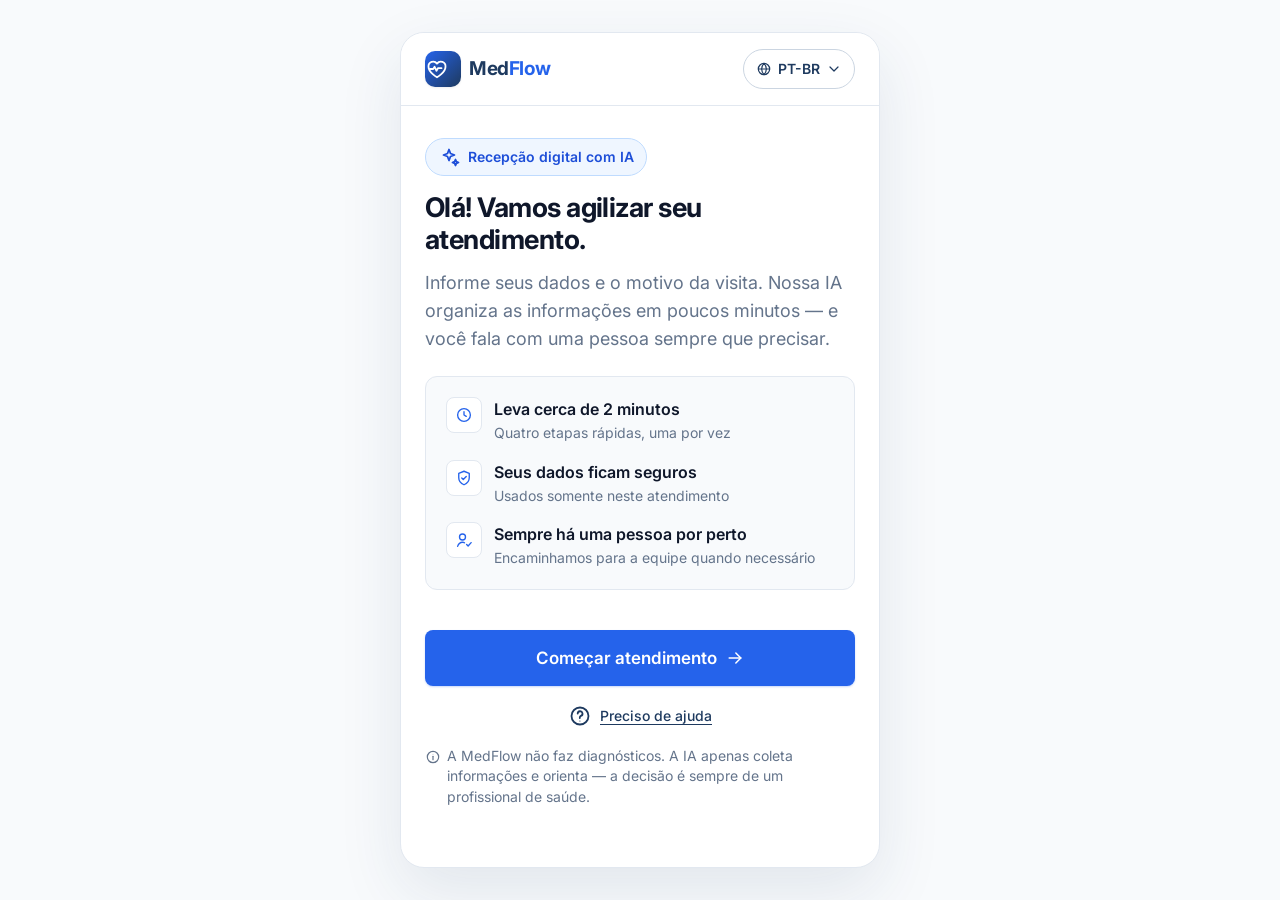
<file: patient.html>
<!DOCTYPE html>
<html lang="pt-BR">
<head>
  <meta charset="UTF-8" />
  <meta name="viewport" content="width=device-width, initial-scale=1, viewport-fit=cover" />
  <meta name="theme-color" content="#2563EB" />
  <title>MedFlow — Atendimento inteligente</title>
  <meta name="description" content="Recepção digital com IA: informe seus dados e o motivo da visita em poucos minutos." />
  <link rel="preconnect" href="https://fonts.googleapis.com" />
  <link rel="preconnect" href="https://fonts.gstatic.com" crossorigin />
  <link href="https://fonts.googleapis.com/css2?family=Inter:wght@400;500;600;700&display=swap" rel="stylesheet" />
  <link rel="stylesheet" href="assets/css/tokens.css" />
  <link rel="stylesheet" href="assets/css/components.css" />
  <link rel="stylesheet" href="assets/css/patient.css" />
</head>
<body class="patient-body">
  <a class="skip-link" href="#main" data-i18n="common.skip">Pular para o conteúdo</a>

  <div class="patient-app">
    <!-- Cabeçalho ------------------------------------------------------- -->
    <header class="app-header">
      <div class="logo" aria-label="MedFlow">
        <span class="logo__mark" data-icon="heart-pulse" data-size="20" aria-hidden="true"></span>
        <span class="logo__text">Med<span>Flow</span></span>
      </div>

      <div class="lang">
        <button type="button" class="lang__btn" id="lang-btn"
                aria-haspopup="listbox" aria-expanded="false"
                aria-label="Alterar idioma" data-i18n-aria="lang.aria">
          <span data-icon="globe" data-size="18" aria-hidden="true"></span>
          <span class="lang__code" id="lang-code">PT-BR</span>
          <span data-icon="chevron-down" data-size="16" aria-hidden="true"></span>
        </button>
        <ul class="lang__menu" id="lang-menu" role="listbox" aria-label="Idiomas" hidden data-i18n-aria="lang.menu">
          <li role="option" data-lang="pt-BR" aria-selected="true" tabindex="0">
            Português (BR) <span data-icon="check" data-size="16" class="lang__check" aria-hidden="true"></span>
          </li>
          <li role="option" data-lang="en-US" aria-selected="false" tabindex="0">
            English <span data-icon="check" data-size="16" class="lang__check" aria-hidden="true"></span>
          </li>
          <li role="option" data-lang="es-ES" aria-selected="false" tabindex="0">
            Español <span data-icon="check" data-size="16" class="lang__check" aria-hidden="true"></span>
          </li>
        </ul>
      </div>
    </header>

    <!-- Progresso -------------------------------------------------------- -->
    <div class="app-progress" id="progress-wrap" hidden>
      <div class="progress-steps">
        <p class="progress-steps__label">
          <strong id="progress-count">Etapa 1 de 4</strong>
          <span id="progress-name">Identificação</span>
        </p>
        <div class="progress-steps__bar" id="progress-bar" role="progressbar"
             aria-valuemin="1" aria-valuemax="4" aria-valuenow="1"
             aria-label="Progresso do atendimento" data-i18n-aria="progress.aria">
          <span class="progress-steps__seg"></span>
          <span class="progress-steps__seg"></span>
          <span class="progress-steps__seg"></span>
          <span class="progress-steps__seg"></span>
        </div>
      </div>
    </div>

    <main id="main" tabindex="-1">

      <!-- 1. Tela inicial --------------------------------------------- -->
      <section class="screen" id="screen-home" aria-labelledby="home-title">
        <div class="screen__body home">
          <div class="home__hero">
            <span class="home__badge">
              <span data-icon="sparkles" data-size="16" aria-hidden="true"></span>
              <span data-i18n="home.badge">Recepção digital com IA</span>
            </span>
            <h1 class="h1" id="home-title" data-i18n="home.title">Olá! Vamos agilizar seu atendimento.</h1>
            <p class="body-lg text-secondary" data-i18n="home.subtitle">
              Informe seus dados e o motivo da visita. Nossa IA organiza as informações em
              poucos minutos — e você fala com uma pessoa sempre que precisar.
            </p>
          </div>

          <ul class="home__highlights">
            <li>
              <span class="home__icon" data-icon="clock" data-size="20" aria-hidden="true"></span>
              <span>
                <strong data-i18n="home.h1t">Leva cerca de 2 minutos</strong>
                <span class="small text-secondary" data-i18n="home.h1s">Quatro etapas rápidas, uma por vez</span>
              </span>
            </li>
            <li>
              <span class="home__icon" data-icon="shield" data-size="20" aria-hidden="true"></span>
              <span>
                <strong data-i18n="home.h2t">Seus dados ficam seguros</strong>
                <span class="small text-secondary" data-i18n="home.h2s">Usados somente neste atendimento</span>
              </span>
            </li>
            <li>
              <span class="home__icon" data-icon="user-check" data-size="20" aria-hidden="true"></span>
              <span>
                <strong data-i18n="home.h3t">Sempre há uma pessoa por perto</strong>
                <span class="small text-secondary" data-i18n="home.h3s">Encaminhamos para a equipe quando necessário</span>
              </span>
            </li>
          </ul>

          <div class="screen__footer">
            <button type="button" class="btn btn--primary btn--lg btn--block" id="btn-start">
              <span data-i18n="home.cta">Começar atendimento</span>
              <span data-icon="arrow-right" data-size="20" aria-hidden="true"></span>
            </button>
            <button type="button" class="btn-link" data-open-help>
              <span data-icon="help" data-size="16" aria-hidden="true"></span>
              <span data-i18n="common.help">Preciso de ajuda</span>
            </button>
            <p class="disclaimer small text-secondary">
              <span data-icon="info" data-size="16" aria-hidden="true"></span>
              <span data-i18n="home.disclaimer">
                A MedFlow não faz diagnósticos. A IA apenas coleta informações e orienta —
                a decisão é sempre de um profissional de saúde.
              </span>
            </p>
          </div>
        </div>
      </section>

      <!-- 2. Identificação --------------------------------------------- -->
      <section class="screen" id="screen-identificacao" aria-labelledby="id-title" hidden>
        <div class="screen__body">
          <header class="screen__head">
            <h1 class="h2" id="id-title" data-i18n="id.title">Vamos nos conhecer</h1>
            <p class="body text-secondary" data-i18n="id.subtitle">
              Só o essencial para localizar seu cadastro. Nada além disso.
            </p>
          </header>

          <form id="form-identificacao" novalidate>
            <div class="field">
              <label class="field__label" for="f-nome">
                <span data-i18n="id.name">Nome completo</span>
                <span class="field__req" aria-hidden="true">*</span>
              </label>
              <input class="input" id="f-nome" name="nome" type="text" autocomplete="name"
                     placeholder="Ex.: João da Silva" data-i18n-placeholder="id.name_ph"
                     aria-describedby="err-nome" />
              <p class="field__error" id="err-nome" hidden>
                <span data-icon="alert" data-size="16" aria-hidden="true"></span>
                <span data-err-text></span>
              </p>
            </div>

            <div class="field">
              <label class="field__label" for="f-cpf">
                <span data-i18n="id.cpf">CPF</span>
                <span class="field__req" aria-hidden="true">*</span>
              </label>
              <input class="input" id="f-cpf" name="cpf" type="text" inputmode="numeric"
                     autocomplete="off" maxlength="14"
                     placeholder="000.000.000-00" data-i18n-placeholder="id.cpf_ph"
                     aria-describedby="help-cpf err-cpf" />
              <p class="field__help" id="help-cpf" data-i18n="id.cpf_help">Digite apenas números.</p>
              <p class="field__error" id="err-cpf" hidden>
                <span data-icon="alert" data-size="16" aria-hidden="true"></span>
                <span data-err-text></span>
              </p>
            </div>

            <div class="field">
              <label class="field__label" for="f-nascimento">
                <span data-i18n="id.birth">Data de nascimento</span>
                <span class="field__req" aria-hidden="true">*</span>
              </label>
              <input class="input" id="f-nascimento" name="nascimento" type="date"
                     max="2026-12-31" autocomplete="bday"
                     aria-describedby="help-nascimento err-nascimento" />
              <p class="field__help" id="help-nascimento" data-i18n="id.birth_help">Formato dia, mês e ano.</p>
              <p class="field__error" id="err-nascimento" hidden>
                <span data-icon="alert" data-size="16" aria-hidden="true"></span>
                <span data-err-text></span>
              </p>
            </div>

            <div class="field">
              <label class="field__label" for="f-telefone">
                <span data-i18n="id.phone">Telefone</span>
                <span class="field__req" aria-hidden="true">*</span>
              </label>
              <input class="input" id="f-telefone" name="telefone" type="tel" inputmode="tel"
                     autocomplete="tel" maxlength="15"
                     placeholder="(11) 90000-0000" data-i18n-placeholder="id.phone_ph"
                     aria-describedby="help-telefone err-telefone" />
              <p class="field__help" id="help-telefone" data-i18n="id.phone_help">
                Com DDD. Usado apenas para confirmar seu atendimento.
              </p>
              <p class="field__error" id="err-telefone" hidden>
                <span data-icon="alert" data-size="16" aria-hidden="true"></span>
                <span data-err-text></span>
              </p>
            </div>

            <div class="field">
              <label class="field__label" for="f-convenio">
                <span data-i18n="id.plan">Convênio</span>
                <span class="field__req" aria-hidden="true">*</span>
              </label>
              <select class="select" id="f-convenio" name="convenio"
                      aria-describedby="help-convenio err-convenio">
                <option value="" data-i18n="id.plan_ph">Selecione seu convênio</option>
              </select>
              <p class="field__help" id="help-convenio" data-i18n="id.plan_help">
                Se não souber, escolha “Não sei informar”.
              </p>
              <p class="field__error" id="err-convenio" hidden>
                <span data-icon="alert" data-size="16" aria-hidden="true"></span>
                <span data-err-text></span>
              </p>
            </div>

            <p class="note" style="margin-top: var(--space-16);">
              <span data-icon="lock" data-size="18" aria-hidden="true"></span>
              <span data-i18n="id.privacy">Seus dados são usados somente para este atendimento.</span>
            </p>
          </form>

          <div class="screen__footer">
            <button type="submit" form="form-identificacao" class="btn btn--primary btn--block">
              <span data-i18n="common.continue">Continuar</span>
              <span data-icon="arrow-right" data-size="20" aria-hidden="true"></span>
            </button>
            <button type="button" class="btn-link btn-link--subtle" data-goto="home">
              <span data-icon="arrow-left" data-size="16" aria-hidden="true"></span>
              <span data-i18n="common.back">Voltar</span>
            </button>
          </div>
        </div>
      </section>

      <!-- 3. Motivo do atendimento -------------------------------------- -->
      <section class="screen" id="screen-motivo" aria-labelledby="motivo-title" hidden>
        <div class="screen__body">
          <header class="screen__head">
            <h1 class="h2" id="motivo-title" data-i18n="reason.title">O que você precisa hoje?</h1>
            <p class="body text-secondary" data-i18n="reason.subtitle">
              Escolha uma opção. Você poderá detalhar na próxima etapa.
            </p>
          </header>

          <div class="reason-grid" role="group" aria-labelledby="motivo-title" id="reason-grid">
            <button type="button" class="reason-card" data-reason="consulta" aria-pressed="false">
              <span class="reason-card__icon" data-icon="stethoscope" data-size="24" aria-hidden="true"></span>
              <span class="reason-card__label" data-i18n="reason.consulta">Consulta</span>
              <span class="reason-card__hint small text-secondary" data-i18n="reason.consulta_hint">Primeira vez ou retorno</span>
            </button>
            <button type="button" class="reason-card" data-reason="exame" aria-pressed="false">
              <span class="reason-card__icon" data-icon="flask" data-size="24" aria-hidden="true"></span>
              <span class="reason-card__label" data-i18n="reason.exame">Exame</span>
              <span class="reason-card__hint small text-secondary" data-i18n="reason.exame_hint">Sangue, imagem ou outro</span>
            </button>
            <button type="button" class="reason-card" data-reason="agendamento" aria-pressed="false">
              <span class="reason-card__icon" data-icon="calendar" data-size="24" aria-hidden="true"></span>
              <span class="reason-card__label" data-i18n="reason.agendamento">Agendamento</span>
              <span class="reason-card__hint small text-secondary" data-i18n="reason.agendamento_hint">Marcar data e horário</span>
            </button>
            <button type="button" class="reason-card" data-reason="convenio" aria-pressed="false">
              <span class="reason-card__icon" data-icon="credit-card" data-size="24" aria-hidden="true"></span>
              <span class="reason-card__label" data-i18n="reason.convenio">Convênio</span>
              <span class="reason-card__hint small text-secondary" data-i18n="reason.convenio_hint">Cobertura e carteirinha</span>
            </button>
            <button type="button" class="reason-card" data-reason="documentos" aria-pressed="false">
              <span class="reason-card__icon" data-icon="file" data-size="24" aria-hidden="true"></span>
              <span class="reason-card__label" data-i18n="reason.documentos">Documentos</span>
              <span class="reason-card__hint small text-secondary" data-i18n="reason.documentos_hint">Pedido, RG, cartão</span>
            </button>
            <button type="button" class="reason-card" data-reason="outro" aria-pressed="false">
              <span class="reason-card__icon" data-icon="message-circle" data-size="24" aria-hidden="true"></span>
              <span class="reason-card__label" data-i18n="reason.outro">Outro</span>
              <span class="reason-card__hint small text-secondary" data-i18n="reason.outro_hint">Conte para a gente</span>
            </button>
          </div>

          <div class="screen__footer">
            <button type="button" class="btn btn--primary btn--block" id="btn-reason-continue" disabled>
              <span data-i18n="common.continue">Continuar</span>
              <span data-icon="arrow-right" data-size="20" aria-hidden="true"></span>
            </button>
            <button type="button" class="btn-link btn-link--subtle" data-goto="identificacao">
              <span data-icon="arrow-left" data-size="16" aria-hidden="true"></span>
              <span data-i18n="common.back">Voltar</span>
            </button>
          </div>
        </div>
      </section>

      <!-- 4. Atendimento com IA ------------------------------------------ -->
      <section class="screen screen--chat" id="screen-chat" aria-labelledby="chat-title" hidden>
        <div class="screen__body">
          <h1 class="visually-hidden" id="chat-title" data-i18n="chat.title">Atendimento com a IA</h1>

          <header class="screen__head screen__head--chat">
            <div class="context-chip">
              <span class="context-chip__label small text-secondary" data-i18n="chat.motivo_label">Motivo</span>
              <strong id="chat-motivo" class="context-chip__value">—</strong>
              <button type="button" class="kv__edit" data-goto="motivo" data-i18n="chat.change">Alterar</button>
            </div>
            <p class="note">
              <span data-icon="sparkles" data-size="18" aria-hidden="true"></span>
              <span data-i18n="chat.disclaimer">
                A IA coleta informações e orienta. Ela não faz diagnóstico nem substitui um profissional.
              </span>
            </p>
          </header>

          <div class="chat-log" id="chat-log" role="log" aria-live="polite" aria-relevant="additions"></div>

          <form class="chat-input" id="chat-form" hidden>
            <label class="visually-hidden" for="chat-text" data-i18n="chat.placeholder">Escreva sua resposta</label>
            <input class="input" id="chat-text" type="text" autocomplete="off"
                   placeholder="Escreva sua resposta" data-i18n-placeholder="chat.placeholder" />
            <button type="submit" class="btn-icon chat-input__send" aria-label="Enviar" data-i18n-aria="chat.send">
              <span data-icon="send" data-size="20" aria-hidden="true"></span>
            </button>
          </form>

          <div class="screen__footer screen__footer--chat">
            <button type="button" class="btn-link btn-link--subtle" id="btn-human">
              <span data-icon="user" data-size="16" aria-hidden="true"></span>
              <span data-i18n="chat.human">Prefere falar com uma pessoa? Peça atendimento humano</span>
            </button>
          </div>
        </div>
      </section>

      <!-- 5. Encaminhamento ------------------------------------------------ -->
      <section class="screen" id="screen-encaminhamento" aria-labelledby="esc-title" hidden>
        <div class="screen__body">
          <div class="esc-card card card--lg">
            <span class="esc-card__icon" data-icon="user-check" data-size="26" aria-hidden="true"></span>
            <h1 class="h2" id="esc-title" data-i18n="esc.default_title">
              Não conseguimos confirmar essa informação.
            </h1>
            <p class="body text-secondary" data-i18n="esc.body">
              Vamos encaminhar seu atendimento para nossa equipe. Você não precisa repetir nada:
              já levamos seus dados e a conversa.
            </p>

            <dl class="kv esc-card__data">
              <div class="kv__row">
                <dt class="kv__label" data-i18n="esc.number">Número do atendimento</dt>
                <dd class="kv__value" id="esc-number">—</dd>
              </div>
              <div class="kv__row">
                <dt class="kv__label" data-i18n="esc.motivo">Motivo</dt>
                <dd class="kv__value" id="esc-motivo">—</dd>
              </div>
              <div class="kv__row">
                <dt class="kv__label" data-i18n="esc.status">Status</dt>
                <dd class="kv__value">
                  <span class="badge badge--amber">
                    <span data-icon="clock" data-size="14" aria-hidden="true"></span>
                    <span data-i18n="esc.status_value">Aguardando atendimento</span>
                  </span>
                </dd>
              </div>
              <div class="kv__row" id="esc-eta-row" hidden>
                <dt class="kv__label" data-i18n="esc.eta">Tempo estimado</dt>
                <dd class="kv__value" id="esc-eta">—</dd>
              </div>
            </dl>
          </div>

          <div class="card" style="margin-top: var(--space-16);">
            <h2 class="h3" data-i18n="esc.now_title">O que acontece agora</h2>
            <ol class="steps" style="margin-top: var(--space-12);">
              <li>
                <span class="steps__num" aria-hidden="true">1</span>
                <span data-i18n="esc.now_1">Enviamos seus dados e a conversa para a recepção.</span>
              </li>
              <li>
                <span class="steps__num" aria-hidden="true">2</span>
                <span data-i18n="esc.now_2">Um funcionário assume seu atendimento.</span>
              </li>
              <li>
                <span class="steps__num" aria-hidden="true">3</span>
                <span data-i18n="esc.now_3">Você será chamado — não precisa ficar em fila.</span>
              </li>
            </ol>
          </div>

          <div class="screen__footer">
            <button type="button" class="btn btn--primary btn--block" data-goto="resumo">
              <span data-i18n="esc.continue">Revisar e confirmar</span>
              <span data-icon="arrow-right" data-size="20" aria-hidden="true"></span>
            </button>
            <button type="button" class="btn-link" data-open-help>
              <span data-icon="help" data-size="16" aria-hidden="true"></span>
              <span data-i18n="common.help">Preciso de ajuda</span>
            </button>
          </div>
        </div>
      </section>

      <!-- 6. Resumo do atendimento ----------------------------------------- -->
      <section class="screen" id="screen-resumo" aria-labelledby="sum-title" hidden>
        <div class="screen__body">
          <header class="screen__head">
            <h1 class="h2" id="sum-title" data-i18n="sum.title">Revise as informações</h1>
            <p class="body text-secondary" data-i18n="sum.subtitle">
              Confira se está tudo certo. Você pode corrigir qualquer dado antes de enviar.
            </p>
          </header>

          <div class="card card--lg">
            <dl class="kv">
              <div class="kv__row">
                <dt class="kv__label" data-i18n="sum.patient">Paciente</dt>
                <dd class="kv__value">
                  <span id="sum-nome">—</span>
                  <button type="button" class="kv__edit" data-edit="identificacao" data-i18n="sum.edit">Editar</button>
                </dd>
              </div>
              <div class="kv__row">
                <dt class="kv__label" data-i18n="sum.motivo">Motivo</dt>
                <dd class="kv__value">
                  <span id="sum-motivo">—</span>
                  <button type="button" class="kv__edit" data-edit="motivo" data-i18n="sum.edit">Editar</button>
                </dd>
              </div>
              <div class="kv__row">
                <dt class="kv__label" data-i18n="sum.convenio">Convênio</dt>
                <dd class="kv__value">
                  <span id="sum-convenio">—</span>
                  <button type="button" class="kv__edit" data-edit="identificacao" data-i18n="sum.edit">Editar</button>
                </dd>
              </div>
              <div class="kv__row">
                <dt class="kv__label" data-i18n="sum.docs">Documentos</dt>
                <dd class="kv__value">
                  <span id="sum-docs">—</span>
                  <button type="button" class="kv__edit" data-edit="chat" data-i18n="sum.edit">Editar</button>
                </dd>
              </div>
              <div class="kv__row">
                <dt class="kv__label" data-i18n="sum.status">Status</dt>
                <dd class="kv__value">
                  <span class="badge badge--amber">
                    <span data-icon="clock" data-size="14" aria-hidden="true"></span>
                    <span data-i18n="sum.status_value">Aguardando recepção</span>
                  </span>
                </dd>
              </div>
            </dl>
          </div>

          <div class="screen__footer">
            <button type="button" class="btn btn--primary btn--block btn--lg" id="btn-confirm">
              <span data-i18n="sum.confirm">Confirmar informações</span>
              <span data-icon="check" data-size="20" aria-hidden="true"></span>
            </button>
            <button type="button" class="btn-link btn-link--subtle" data-goto="chat">
              <span data-icon="arrow-left" data-size="16" aria-hidden="true"></span>
              <span data-i18n="sum.back_chat">Voltar à conversa</span>
            </button>
          </div>
        </div>
      </section>

      <!-- 7. Confirmação ----------------------------------------------------- -->
      <section class="screen" id="screen-sucesso" aria-labelledby="ok-title" hidden>
        <div class="screen__body">
          <div class="ok">
            <span class="ok__icon" aria-hidden="true">
              <span data-icon="check" data-size="34"></span>
            </span>
            <h1 class="h2" id="ok-title" data-i18n="ok.title">Atendimento confirmado!</h1>
            <p class="body text-secondary" id="ok-body">—</p>
          </div>

          <div class="card card--lg">
            <dl class="kv">
              <div class="kv__row">
                <dt class="kv__label" data-i18n="esc.number">Número do atendimento</dt>
                <dd class="kv__value" id="ok-number">—</dd>
              </div>
              <div class="kv__row">
                <dt class="kv__label" data-i18n="sum.status">Status</dt>
                <dd class="kv__value">
                  <span class="badge badge--amber">
                    <span data-icon="clock" data-size="14" aria-hidden="true"></span>
                    <span data-i18n="sum.status_value">Aguardando recepção</span>
                  </span>
                </dd>
              </div>
              <div class="kv__row" id="ok-eta-row" hidden>
                <dt class="kv__label" data-i18n="esc.eta">Tempo estimado</dt>
                <dd class="kv__value" id="ok-eta">—</dd>
              </div>
            </dl>
          </div>

          <div class="card" style="margin-top: var(--space-16);">
            <h2 class="h3" data-i18n="ok.next_title">O que acontece agora</h2>
            <ol class="steps" style="margin-top: var(--space-12);">
              <li>
                <span class="steps__num" aria-hidden="true">1</span>
                <span data-i18n="ok.next_1">Fique perto da recepção — você será chamado pelo nome.</span>
              </li>
              <li>
                <span class="steps__num" aria-hidden="true">2</span>
                <span data-i18n="ok.next_2">Guarde o número do atendimento para acompanhar.</span>
              </li>
              <li>
                <span class="steps__num" aria-hidden="true">3</span>
                <span data-i18n="ok.next_3">Dúvidas? Toque em “Preciso de ajuda”.</span>
              </li>
            </ol>
          </div>

          <div class="screen__footer">
            <button type="button" class="btn btn--secondary btn--block" id="btn-restart">
              <span data-icon="refresh" data-size="20" aria-hidden="true"></span>
              <span data-i18n="ok.restart">Voltar ao início</span>
            </button>
            <button type="button" class="btn-link" data-open-help>
              <span data-icon="help" data-size="16" aria-hidden="true"></span>
              <span data-i18n="common.help">Preciso de ajuda</span>
            </button>
          </div>
        </div>
      </section>

    </main>

    <!-- Modal de ajuda ---------------------------------------------------- -->
    <div class="modal" id="help-modal" hidden role="dialog" aria-modal="true" aria-labelledby="help-title">
      <div class="modal__backdrop" data-close-help></div>
      <div class="modal__panel">
        <div class="modal__head">
          <div>
            <h2 class="modal__title" id="help-title" data-i18n="help.title">Como podemos ajudar?</h2>
            <p class="modal__desc" data-i18n="help.desc">Se estiver com dificuldades, escolha uma opção:</p>
          </div>
          <button type="button" class="btn-icon" data-close-help aria-label="Fechar" data-i18n-aria="common.close">
            <span data-icon="close" data-size="20" aria-hidden="true"></span>
          </button>
        </div>

        <div class="stack-8">
          <button type="button" class="option" id="help-call">
            <span class="option__icon" data-icon="bell" data-size="18" aria-hidden="true"></span>
            <span class="option__text">
              <span data-i18n="help.opt1">Chamar um funcionário</span>
              <span class="option__hint" data-i18n="help.opt1_hint">Avisamos a recepção para vir até você</span>
            </span>
          </button>
          <button type="button" class="option" id="help-phone">
            <span class="option__icon" data-icon="phone" data-size="18" aria-hidden="true"></span>
            <span class="option__text">
              <span data-i18n="help.opt2">Ligar para a recepção</span>
              <span class="option__hint">(11) 3333-1000</span>
            </span>
          </button>
          <button type="button" class="option" id="help-privacy">
            <span class="option__icon" data-icon="lock" data-size="18" aria-hidden="true"></span>
            <span class="option__text">
              <span data-i18n="help.opt3">O que acontece com meus dados?</span>
              <span class="option__hint" data-i18n="help.opt3_hint">Entenda em uma frase</span>
            </span>
          </button>
        </div>

        <div class="modal__actions">
          <button type="button" class="btn btn--secondary btn--block" data-close-help>
            <span data-i18n="common.close">Fechar</span>
          </button>
        </div>
      </div>
    </div>

    <!-- Toasts ------------------------------------------------------------ -->
    <div class="toast-region" id="toast-region" aria-live="polite" aria-atomic="false"></div>
  </div>

  <script src="assets/js/icons.js"></script>
  <script src="assets/js/i18n.js"></script>
  <script src="assets/js/store.js"></script>
  <script src="assets/js/patient.js"></script>
</body>
</html>
</file>
<file: assets/css/tokens.css>
/* ==========================================================================
   MedFlow — Design Tokens
   Identidade visual hospitalar: moderna, confiável e acolhedora.
   ========================================================================== */

:root {
  /* --- Cores ------------------------------------------------------------ */
  --color-primary: #2563EB;          /* Azul hospitalar */
  --color-primary-hover: #1D4ED8;
  --color-primary-active: #1E40AF;
  --color-primary-soft: #EFF6FF;
  --color-primary-soft-border: #BFDBFE;

  --color-dark: #1E3A5F;             /* Azul escuro */
  --color-dark-hover: #16304F;

  --color-support: #16A34A;          /* Verde de apoio */
  --color-support-soft: #F0FDF4;
  --color-support-border: #BBF7D0;
  --color-support-text: #166534;     /* variante escura p/ texto sobre fundo claro */

  --color-bg: #F8FAFC;               /* Fundo */
  --color-surface: #FFFFFF;          /* Superfície */

  --color-text: #0F172A;             /* Texto principal */
  --color-text-secondary: #64748B;   /* Texto secundário */
  --color-text-inverse: #FFFFFF;

  --color-error: #DC2626;            /* Erro */
  --color-error-soft: #FEF2F2;
  --color-error-border: #FECACA;
  --color-error-text: #B91C1C;       /* variante escura p/ texto pequeno */

  --color-alert: #F59E0B;            /* Alerta */
  --color-alert-soft: #FFFBEB;
  --color-alert-soft-strong: #FEF3C7;
  --color-alert-border: #FDE68A;
  --color-alert-text: #92400E;       /* variante escura p/ texto pequeno */

  --color-info-soft: #EFF6FF;
  --color-info-border: #BFDBFE;
  --color-info-text: #1D4ED8;

  --color-neutral-soft: #F1F5F9;     /* Bolha da IA / áreas neutras */
  --color-border: #E2E8F0;           /* Borda de cards */
  --color-border-strong: #CBD5E1;    /* Borda de botão secundário */
  --color-border-input: #CBD5E1;
  --color-border-focus: #2563EB;

  --color-overlay: rgba(15, 23, 42, 0.45);

  /* --- Tipografia ------------------------------------------------------- */
  --font-sans: "Inter", ui-sans-serif, system-ui, -apple-system, "Segoe UI",
    Roboto, "Helvetica Neue", Arial, sans-serif;

  --text-h1: 32px;
  --text-h2: 24px;
  --text-h3: 20px;
  --text-body: 16px;
  --text-small: 14px;
  --text-micro: 12px;

  --weight-regular: 400;
  --weight-medium: 500;
  --weight-semibold: 600;
  --weight-bold: 700;

  --leading-tight: 1.2;
  --leading-heading: 1.3;
  --leading-body: 1.55;

  /* --- Espaçamento (múltiplos de 4px) ----------------------------------- */
  --space-4: 4px;
  --space-8: 8px;
  --space-12: 12px;
  --space-16: 16px;
  --space-24: 24px;
  --space-32: 32px;
  --space-48: 48px;

  /* --- Raios ------------------------------------------------------------- */
  --radius-sm: 8px;   /* Botões */
  --radius-md: 12px;  /* Cards */
  --radius-lg: 16px;
  --radius-xl: 24px;
  --radius-full: 999px;

  /* --- Sombras (muito sutis) -------------------------------------------- */
  --shadow-card: 0 1px 2px rgba(15, 23, 42, 0.04), 0 1px 3px rgba(15, 23, 42, 0.04);
  --shadow-raised: 0 4px 12px rgba(15, 23, 42, 0.06);
  --shadow-pop: 0 12px 32px rgba(15, 23, 42, 0.12);
  --shadow-shell: 0 24px 64px rgba(30, 58, 95, 0.10);

  /* --- Movimento --------------------------------------------------------- */
  --transition: 160ms cubic-bezier(0.2, 0.6, 0.2, 1);
  --transition-slow: 260ms cubic-bezier(0.2, 0.6, 0.2, 1);

  /* --- Layout ------------------------------------------------------------ */
  --shell-width: 480px;      /* Largura da experiência do paciente */
  --sidebar-width: 248px;    /* Largura da barra lateral da equipe */
  --drawer-width: 460px;     /* Painel de detalhe do dashboard */

  /* --- Índices ----------------------------------------------------------- */
  --z-header: 30;
  --z-sticky: 20;
  --z-drawer: 60;
  --z-modal: 70;
  --z-toast: 80;
}

/* Redução de títulos em telas menores (proporcional) ---------------------- */
@media (max-width: 767px) {
  :root {
    --text-h1: 28px;
    --text-h2: 22px;
    --text-h3: 19px;
  }
}

/* Respeita quem prefere menos animação ------------------------------------ */
@media (prefers-reduced-motion: reduce) {
  :root {
    --transition: 1ms linear;
    --transition-slow: 1ms linear;
  }

  *,
  *::before,
  *::after {
    animation-duration: 1ms !important;
    animation-iteration-count: 1 !important;
    transition-duration: 1ms !important;
    scroll-behavior: auto !important;
  }
}
</file>
<file: assets/css/components.css>
/* ==========================================================================
   MedFlow — Componentes compartilhados
   Usados pela experiência do paciente, pelo dashboard da equipe e
   pela página do Design System.
   ========================================================================== */

/* --- Reset / base -------------------------------------------------------- */
*,
*::before,
*::after {
  box-sizing: border-box;
}

html {
  -webkit-text-size-adjust: 100%;
}

body {
  margin: 0;
  font-family: var(--font-sans);
  font-size: var(--text-body);
  line-height: var(--leading-body);
  color: var(--color-text);
  background-color: var(--color-bg);
  -webkit-font-smoothing: antialiased;
  text-rendering: optimizeLegibility;
}

h1, h2, h3, h4, p, ul, ol, dl, dd, figure {
  margin: 0;
}

ul, ol {
  padding: 0;
  list-style: none;
}

img, svg {
  display: block;
  max-width: 100%;
}

button,
input,
select,
textarea {
  font: inherit;
  color: inherit;
}

button {
  cursor: pointer;
}

a {
  color: var(--color-primary);
  text-decoration-thickness: 1px;
  text-underline-offset: 3px;
}

:focus-visible {
  outline: 2px solid var(--color-border-focus);
  outline-offset: 2px;
  border-radius: 4px;
}

::selection {
  background: var(--color-primary-soft);
}

/* --- Utilitários de acessibilidade --------------------------------------- */
.visually-hidden {
  position: absolute !important;
  width: 1px;
  height: 1px;
  padding: 0;
  margin: -1px;
  overflow: hidden;
  clip: rect(0 0 0 0);
  clip-path: inset(50%);
  white-space: nowrap;
  border: 0;
}

.skip-link {
  position: absolute;
  left: var(--space-16);
  top: -64px;
  z-index: 100;
  padding: var(--space-12) var(--space-16);
  background: var(--color-surface);
  color: var(--color-dark);
  border: 1px solid var(--color-border-strong);
  border-radius: var(--radius-sm);
  font-weight: var(--weight-semibold);
  text-decoration: none;
  transition: top var(--transition);
}

.skip-link:focus {
  top: var(--space-16);
}

/* --- Tipografia ---------------------------------------------------------- */
.h1 {
  font-size: var(--text-h1);
  font-weight: var(--weight-bold);
  line-height: var(--leading-tight);
  letter-spacing: -0.02em;
}

.h2 {
  font-size: var(--text-h2);
  font-weight: var(--weight-bold);
  line-height: var(--leading-heading);
  letter-spacing: -0.015em;
}

.h3 {
  font-size: var(--text-h3);
  font-weight: var(--weight-semibold);
  line-height: var(--leading-heading);
  letter-spacing: -0.01em;
}

.body-lg {
  font-size: 18px;
  line-height: var(--leading-body);
}

.body {
  font-size: var(--text-body);
}

.small {
  font-size: var(--text-small);
}

.micro {
  font-size: var(--text-micro);
}

.text-secondary { color: var(--color-text-secondary); }
.text-center { text-align: center; }
.text-medium { font-weight: var(--weight-medium); }
.text-semibold { font-weight: var(--weight-semibold); }
.text-bold { font-weight: var(--weight-bold); }
.text-error { color: var(--color-error-text); }
.text-support { color: var(--color-support-text); }

.measure { max-width: 62ch; }
.stack-4 > * + * { margin-top: var(--space-4); }
.stack-8 > * + * { margin-top: var(--space-8); }
.stack-12 > * + * { margin-top: var(--space-12); }
.stack-16 > * + * { margin-top: var(--space-16); }
.stack-24 > * + * { margin-top: var(--space-24); }

/* --- Logo ---------------------------------------------------------------- */
.logo {
  display: inline-flex;
  align-items: center;
  gap: var(--space-8);
  text-decoration: none;
  color: var(--color-dark);
}

.logo__mark {
  display: grid;
  place-items: center;
  width: 36px;
  height: 36px;
  border-radius: 10px;
  background: linear-gradient(135deg, var(--color-primary) 0%, var(--color-dark) 100%);
  color: #fff;
  flex: none;
  box-shadow: var(--shadow-card);
}

.logo__mark svg { width: 20px; height: 20px; }

.logo__text {
  font-size: 19px;
  font-weight: var(--weight-bold);
  letter-spacing: -0.02em;
  color: var(--color-dark);
}

.logo__text span { color: var(--color-primary); }

.logo--light .logo__text { color: #fff; }
.logo--light .logo__text span { color: #93C5FD; }
.logo--light .logo__mark { background: rgba(255, 255, 255, 0.14); box-shadow: none; }

.logo--sm .logo__mark { width: 30px; height: 30px; border-radius: 8px; }
.logo--sm .logo__mark svg { width: 17px; height: 17px; }
.logo--sm .logo__text { font-size: 17px; }

/* --- Ícones -------------------------------------------------------------- */
[data-icon] {
  display: inline-flex;
  flex: none;
  line-height: 0;
}

[data-icon] svg {
  width: 24px;
  height: 24px;
}

.icon-inline {
  display: inline-flex;
  vertical-align: -4px;
}

/* --- Botões -------------------------------------------------------------- */
.btn {
  display: inline-flex;
  align-items: center;
  justify-content: center;
  gap: var(--space-8);
  min-height: 48px;
  padding: 0 var(--space-24);
  border: 1px solid transparent;
  border-radius: var(--radius-sm);
  font-size: var(--text-body);
  font-weight: var(--weight-semibold);
  line-height: 1.2;
  text-align: center;
  text-decoration: none;
  transition: background-color var(--transition), border-color var(--transition),
    color var(--transition), box-shadow var(--transition), transform var(--transition);
}

.btn:active:not(:disabled) { transform: translateY(1px); }

.btn svg { width: 20px; height: 20px; }

.btn--primary {
  background: var(--color-primary);
  color: var(--color-text-inverse);
  box-shadow: 0 1px 2px rgba(37, 99, 235, 0.25);
}

.btn--primary:hover:not(:disabled) { background: var(--color-primary-hover); }
.btn--primary:active:not(:disabled) { background: var(--color-primary-active); }

.btn--secondary {
  background: var(--color-surface);
  border-color: var(--color-border-strong);
  color: var(--color-dark);
}

.btn--secondary:hover:not(:disabled) {
  border-color: var(--color-primary);
  background: var(--color-primary-soft);
}

.btn--support {
  background: var(--color-support);
  color: var(--color-text-inverse);
}

.btn--support:hover:not(:disabled) { background: #15803D; }

.btn--ghost {
  background: transparent;
  color: var(--color-dark);
  border-color: transparent;
}

.btn--ghost:hover:not(:disabled) { background: var(--color-neutral-soft); }

.btn--danger-ghost {
  background: transparent;
  color: var(--color-error-text);
  border-color: var(--color-border-strong);
}

.btn--danger-ghost:hover:not(:disabled) {
  background: var(--color-error-soft);
  border-color: var(--color-error-border);
}

.btn--block { width: 100%; }
.btn--sm { min-height: 40px; padding: 0 var(--space-16); font-size: var(--text-small); }
.btn--lg { min-height: 56px; font-size: 17px; }

.btn:disabled {
  background: var(--color-neutral-soft);
  border-color: transparent;
  color: var(--color-text-secondary);
  box-shadow: none;
  cursor: not-allowed;
  opacity: 0.85;
}

.btn--secondary:disabled {
  background: var(--color-neutral-soft);
  color: var(--color-text-secondary);
}

/* Botão de texto discreto */
.btn-link {
  display: inline-flex;
  align-items: center;
  justify-content: center;
  gap: var(--space-8);
  min-height: 44px;
  padding: var(--space-8) var(--space-12);
  background: none;
  border: none;
  border-radius: var(--radius-sm);
  color: var(--color-dark);
  font-size: var(--text-small);
  font-weight: var(--weight-medium);
  text-decoration: underline;
  text-underline-offset: 3px;
}

.btn-link:hover { color: var(--color-primary); background: var(--color-primary-soft); }

.btn-link--subtle { color: var(--color-text-secondary); font-weight: var(--weight-regular); }

.btn-icon {
  display: inline-grid;
  place-items: center;
  width: 44px;
  height: 44px;
  background: var(--color-surface);
  border: 1px solid var(--color-border);
  border-radius: var(--radius-sm);
  color: var(--color-dark);
  transition: background-color var(--transition), border-color var(--transition);
}

.btn-icon:hover { background: var(--color-neutral-soft); border-color: var(--color-border-strong); }
.btn-icon svg { width: 20px; height: 20px; }

/* Estado de carregamento */
.spinner {
  width: 18px;
  height: 18px;
  border: 2px solid rgba(255, 255, 255, 0.45);
  border-top-color: currentColor;
  border-radius: 50%;
  animation: mf-spin 0.7s linear infinite;
}

.btn--secondary .spinner { border-color: rgba(37, 99, 235, 0.25); border-top-color: var(--color-primary); }

@keyframes mf-spin {
  to { transform: rotate(360deg); }
}

/* --- Cards --------------------------------------------------------------- */
.card {
  background: var(--color-surface);
  border: 1px solid var(--color-border);
  border-radius: var(--radius-md);
  box-shadow: var(--shadow-card);
  padding: var(--space-16);
}

.card--lg { padding: var(--space-24); }
.card--flat { box-shadow: none; }
.card--interactive { transition: border-color var(--transition), box-shadow var(--transition); }
.card--interactive:hover { border-color: var(--color-primary-soft-border); box-shadow: var(--shadow-raised); }

.card__title {
  font-size: var(--text-h3);
  font-weight: var(--weight-semibold);
  letter-spacing: -0.01em;
}

.card__subtitle {
  font-size: var(--text-small);
  color: var(--color-text-secondary);
}

/* --- Campos de formulário ------------------------------------------------- */
.field { display: block; }

.field + .field { margin-top: var(--space-16); }

.field__label {
  display: block;
  margin-bottom: var(--space-8);
  font-size: var(--text-small);
  font-weight: var(--weight-semibold);
  color: var(--color-text);
}

.field__req {
  color: var(--color-error-text);
  font-weight: var(--weight-bold);
}

.input,
.select,
.textarea {
  display: block;
  width: 100%;
  min-height: 48px;
  padding: var(--space-12) var(--space-16);
  background: var(--color-surface);
  border: 1px solid var(--color-border-input);
  border-radius: var(--radius-sm);
  color: var(--color-text);
  font-size: var(--text-body);
  transition: border-color var(--transition), box-shadow var(--transition),
    background-color var(--transition);
}

.textarea { min-height: 96px; resize: vertical; line-height: var(--leading-body); }

.select {
  appearance: none;
  background-image: url("data:image/svg+xml,%3Csvg xmlns='http://www.w3.org/2000/svg' viewBox='0 0 24 24' fill='none' stroke='%2364748B' stroke-width='2' stroke-linecap='round' stroke-linejoin='round'%3E%3Cpath d='M6 9l6 6 6-6'/%3E%3C/svg%3E");
  background-repeat: no-repeat;
  background-position: right var(--space-16) center;
  background-size: 18px;
  padding-right: var(--space-48);
}

.input::placeholder,
.textarea::placeholder {
  color: #94A3B8; /* apenas exemplo — nunca substitui o label */
}

.input:hover:not(:disabled),
.select:hover:not(:disabled),
.textarea:hover:not(:disabled) { border-color: var(--color-border-strong); }

.input:focus,
.select:focus,
.textarea:focus,
.input--preview-focus {
  outline: none;
  border-color: var(--color-border-focus);
  box-shadow: 0 0 0 3px rgba(37, 99, 235, 0.18);
}

.input:disabled,
.select:disabled,
.textarea:disabled {
  background: var(--color-neutral-soft);
  color: var(--color-text-secondary);
  cursor: not-allowed;
}

.input[aria-invalid="true"],
.select[aria-invalid="true"],
.textarea[aria-invalid="true"],
.field--error .input {
  border-color: var(--color-error);
  background: var(--color-error-soft);
}

.input[aria-invalid="true"]:focus,
.field--error .input:focus {
  box-shadow: 0 0 0 3px rgba(220, 38, 38, 0.16);
}

.field--success .input,
.field--success .select {
  border-color: var(--color-support);
}

.field--success .input:focus { box-shadow: 0 0 0 3px rgba(22, 163, 74, 0.18); }

.field__help {
  display: flex;
  align-items: center;
  gap: 6px;
  margin-top: 6px;
  font-size: var(--text-small);
  color: var(--color-text-secondary);
}

.field__error {
  display: flex;
  align-items: center;
  gap: 6px;
  margin-top: 6px;
  font-size: var(--text-small);
  font-weight: var(--weight-medium);
  color: var(--color-error-text);
}

.field__error svg { width: 16px; height: 16px; flex: none; }
.field__error[hidden] { display: none; }

.field__success {
  display: flex;
  align-items: center;
  gap: 6px;
  margin-top: 6px;
  font-size: var(--text-small);
  color: var(--color-support-text);
}

/* --- Badges de status (sempre com texto + ícone) -------------------------- */
.badge {
  display: inline-flex;
  align-items: center;
  gap: 6px;
  padding: 5px 10px;
  border: 1px solid transparent;
  border-radius: var(--radius-full);
  font-size: var(--text-small);
  font-weight: var(--weight-semibold);
  line-height: 1.2;
  white-space: nowrap;
}

.badge svg { width: 14px; height: 14px; flex: none; }

.badge--green {
  background: var(--color-support-soft);
  border-color: var(--color-support-border);
  color: var(--color-support-text);
}

.badge--amber {
  background: var(--color-alert-soft-strong);
  border-color: var(--color-alert-border);
  color: var(--color-alert-text);
}

.badge--red {
  background: var(--color-error-soft);
  border-color: var(--color-error-border);
  color: var(--color-error-text);
}

.badge--blue {
  background: var(--color-primary-soft);
  border-color: var(--color-info-border);
  color: var(--color-info-text);
}

.badge--gray {
  background: var(--color-neutral-soft);
  border-color: var(--color-border);
  color: var(--color-text-secondary);
}

/* --- Chips (filtros) ------------------------------------------------------ */
.chip {
  display: inline-flex;
  align-items: center;
  gap: var(--space-8);
  min-height: 40px;
  padding: 0 var(--space-16);
  background: var(--color-surface);
  border: 1px solid var(--color-border-strong);
  border-radius: var(--radius-full);
  color: var(--color-dark);
  font-size: var(--text-small);
  font-weight: var(--weight-medium);
  white-space: nowrap;
  transition: background-color var(--transition), border-color var(--transition),
    color var(--transition);
}

.chip:hover { border-color: var(--color-primary); background: var(--color-primary-soft); }

.chip[aria-pressed="true"],
.chip.is-active {
  background: var(--color-primary);
  border-color: var(--color-primary);
  color: var(--color-text-inverse);
}

.chip__count {
  display: inline-grid;
  place-items: center;
  min-width: 22px;
  height: 22px;
  padding: 0 6px;
  background: var(--color-neutral-soft);
  border-radius: var(--radius-full);
  font-size: var(--text-micro);
  font-weight: var(--weight-bold);
  color: var(--color-text-secondary);
}

.chip[aria-pressed="true"] .chip__count {
  background: rgba(255, 255, 255, 0.22);
  color: #fff;
}

/* --- Avatar --------------------------------------------------------------- */
.avatar {
  display: grid;
  place-items: center;
  width: 40px;
  height: 40px;
  border-radius: var(--radius-full);
  background: var(--color-primary-soft);
  border: 1px solid var(--color-info-border);
  color: var(--color-dark);
  font-size: var(--text-small);
  font-weight: var(--weight-bold);
  flex: none;
}

.avatar--ai {
  background: linear-gradient(135deg, var(--color-primary), var(--color-dark));
  border: none;
  color: #fff;
}

.avatar--ai svg { width: 20px; height: 20px; }

/* --- Indicador de progresso ---------------------------------------------- */
.progress-steps { display: block; }

.progress-steps__label {
  display: flex;
  align-items: center;
  justify-content: space-between;
  gap: var(--space-8);
  margin-bottom: var(--space-8);
  font-size: var(--text-small);
  color: var(--color-text-secondary);
}

.progress-steps__label strong {
  color: var(--color-text);
  font-weight: var(--weight-semibold);
}

.progress-steps__bar {
  display: grid;
  grid-template-columns: repeat(4, 1fr);
  gap: var(--space-4);
}

.progress-steps__seg {
  height: 6px;
  border-radius: var(--radius-full);
  background: #E2E8F0;
  transition: background-color var(--transition-slow);
}

.progress-steps__seg.is-done { background: var(--color-support); }
.progress-steps__seg.is-current { background: var(--color-primary); }

/* --- Chat ----------------------------------------------------------------- */
.chat-log {
  display: flex;
  flex-direction: column;
  gap: var(--space-16);
}

.msg { display: flex; gap: var(--space-8); align-items: flex-end; }
.msg--user { justify-content: flex-end; }

.msg__avatar { margin-bottom: 2px; }

.bubble {
  max-width: 84%;
  padding: var(--space-12) var(--space-16);
  border-radius: 16px;
  font-size: var(--text-body);
  line-height: 1.5;
  white-space: pre-line;
  overflow-wrap: anywhere;
}

.bubble--ai {
  background: var(--color-neutral-soft);
  color: var(--color-text);
  border-bottom-left-radius: 6px;
}

.bubble--user {
  background: var(--color-primary);
  color: var(--color-text-inverse);
  border-bottom-right-radius: 6px;
}

.msg__meta {
  margin-top: var(--space-4);
  font-size: var(--text-micro);
  color: var(--color-text-secondary);
}

.msg--user .msg__meta { color: rgba(255, 255, 255, 0.8); text-align: right; }

.msg__body { min-width: 0; }

/* Respostas rápidas abaixo da pergunta */
.quick-replies {
  display: flex;
  flex-wrap: wrap;
  gap: var(--space-8);
  margin-top: var(--space-12);
  padding-left: calc(40px + var(--space-8));
}

.msg--user + .quick-replies { padding-left: 0; }

.quick-reply {
  min-height: 44px;
  padding: 0 var(--space-16);
  background: var(--color-surface);
  border: 1px solid var(--color-border-strong);
  border-radius: var(--radius-full);
  color: var(--color-dark);
  font-size: var(--text-small);
  font-weight: var(--weight-semibold);
  transition: background-color var(--transition), border-color var(--transition),
    color var(--transition);
}

.quick-reply:hover {
  background: var(--color-primary-soft);
  border-color: var(--color-primary);
  color: var(--color-primary-hover);
}

.quick-reply:disabled { opacity: 0.5; cursor: not-allowed; }

/* Indicador "digitando" */
.typing {
  display: inline-flex;
  gap: 5px;
  align-items: center;
  padding: var(--space-16);
}

.typing span {
  width: 7px;
  height: 7px;
  border-radius: 50%;
  background: #94A3B8;
  animation: mf-blink 1.2s infinite ease-in-out;
}

.typing span:nth-child(2) { animation-delay: 0.18s; }
.typing span:nth-child(3) { animation-delay: 0.36s; }

@keyframes mf-blink {
  0%, 60%, 100% { opacity: 0.35; transform: translateY(0); }
  30% { opacity: 1; transform: translateY(-3px); }
}

/* --- Lista rótulo/valor (resumo e detalhes) ------------------------------- */
.kv { display: flex; flex-direction: column; }

.kv__row {
  display: flex;
  align-items: flex-start;
  justify-content: space-between;
  gap: var(--space-16);
  padding: var(--space-12) 0;
  border-bottom: 1px solid var(--color-border);
}

.kv__row:last-child { border-bottom: none; }

.kv__label {
  font-size: var(--text-small);
  color: var(--color-text-secondary);
  flex: none;
}

.kv__value {
  font-size: var(--text-body);
  font-weight: var(--weight-semibold);
  text-align: right;
  overflow-wrap: anywhere;
}

.kv__value .badge { justify-content: flex-end; }

.kv__edit {
  display: inline-flex;
  align-items: center;
  gap: 4px;
  min-height: 32px;
  margin-left: var(--space-8);
  padding: 0 var(--space-8);
  background: none;
  border: none;
  border-radius: 6px;
  color: var(--color-primary);
  font-size: var(--text-small);
  font-weight: var(--weight-semibold);
  text-decoration: underline;
  text-underline-offset: 3px;
  flex: none;
}

.kv__edit:hover { background: var(--color-primary-soft); }

/* --- Indicador (KPI) ------------------------------------------------------ */
.stat {
  display: flex;
  flex-direction: column;
  gap: var(--space-8);
  background: var(--color-surface);
  border: 1px solid var(--color-border);
  border-radius: var(--radius-md);
  box-shadow: var(--shadow-card);
  padding: var(--space-24);
}

.stat__head {
  display: flex;
  align-items: center;
  justify-content: space-between;
  gap: var(--space-8);
}

.stat__label {
  font-size: var(--text-small);
  font-weight: var(--weight-semibold);
  color: var(--color-text-secondary);
}

.stat__icon {
  display: grid;
  place-items: center;
  width: 40px;
  height: 40px;
  border-radius: var(--radius-sm);
}

.stat__icon svg { width: 22px; height: 22px; }

.stat__icon--blue { background: var(--color-primary-soft); color: var(--color-primary); }
.stat__icon--amber { background: var(--color-alert-soft-strong); color: var(--color-alert-text); }
.stat__icon--green { background: var(--color-support-soft); color: var(--color-support-text); }

.stat__value {
  font-size: 34px;
  font-weight: var(--weight-bold);
  line-height: 1.1;
  letter-spacing: -0.02em;
  color: var(--color-text);
}

.stat__meta {
  font-size: var(--text-small);
  color: var(--color-text-secondary);
}

/* --- Estado vazio --------------------------------------------------------- */
.empty {
  display: flex;
  flex-direction: column;
  align-items: center;
  gap: var(--space-12);
  padding: var(--space-48) var(--space-24);
  text-align: center;
}

.empty__icon {
  display: grid;
  place-items: center;
  width: 56px;
  height: 56px;
  border-radius: var(--radius-full);
  background: var(--color-neutral-soft);
  color: var(--color-text-secondary);
}

.empty__icon svg { width: 26px; height: 26px; }

.empty__title { font-size: var(--text-h3); font-weight: var(--weight-semibold); }
.empty__text { font-size: var(--text-small); color: var(--color-text-secondary); max-width: 40ch; }

/* --- Modal ---------------------------------------------------------------- */
.modal {
  position: fixed;
  inset: 0;
  z-index: var(--z-modal);
  display: flex;
  align-items: center;
  justify-content: center;
  padding: var(--space-16);
}

.modal[hidden] { display: none; }

.modal__backdrop {
  position: absolute;
  inset: 0;
  background: var(--color-overlay);
  animation: mf-fade var(--transition);
}

.modal__panel {
  position: relative;
  width: 100%;
  max-width: 420px;
  max-height: 88vh;
  overflow-y: auto;
  background: var(--color-surface);
  border-radius: var(--radius-lg);
  box-shadow: var(--shadow-pop);
  padding: var(--space-24);
  animation: mf-pop var(--transition-slow);
}

.modal__head {
  display: flex;
  align-items: flex-start;
  justify-content: space-between;
  gap: var(--space-16);
  margin-bottom: var(--space-16);
}

.modal__title { font-size: var(--text-h3); font-weight: var(--weight-bold); }
.modal__desc { margin-top: var(--space-4); font-size: var(--text-small); color: var(--color-text-secondary); }

.modal__actions {
  display: flex;
  flex-direction: column;
  gap: var(--space-8);
  margin-top: var(--space-24);
}

@keyframes mf-fade { from { opacity: 0; } to { opacity: 1; } }
@keyframes mf-pop { from { opacity: 0; transform: translateY(8px) scale(0.98); } to { opacity: 1; transform: none; } }

/* Opção dentro de modal (lista de escolhas) */
.option {
  display: flex;
  align-items: center;
  gap: var(--space-12);
  width: 100%;
  min-height: 52px;
  padding: var(--space-12) var(--space-16);
  background: var(--color-surface);
  border: 1px solid var(--color-border);
  border-radius: var(--radius-sm);
  text-align: left;
  font-size: var(--text-body);
  color: var(--color-text);
  transition: border-color var(--transition), background-color var(--transition);
}

.option:hover { border-color: var(--color-primary); background: var(--color-primary-soft); }

.option[aria-pressed="true"],
.option.is-selected {
  border-color: var(--color-primary);
  background: var(--color-primary-soft);
  box-shadow: inset 0 0 0 1px var(--color-primary);
}

.option__icon {
  display: grid;
  place-items: center;
  width: 36px;
  height: 36px;
  border-radius: var(--radius-sm);
  background: var(--color-neutral-soft);
  color: var(--color-dark);
  flex: none;
}

.option.is-selected .option__icon { background: var(--color-primary); color: #fff; }
.option__text { flex: 1; min-width: 0; }
.option__hint { display: block; font-size: var(--text-small); color: var(--color-text-secondary); }

/* --- Toast ---------------------------------------------------------------- */
.toast-region {
  position: fixed;
  left: 50%;
  bottom: var(--space-24);
  z-index: var(--z-toast);
  display: flex;
  flex-direction: column;
  gap: var(--space-8);
  width: min(420px, calc(100vw - 32px));
  transform: translateX(-50%);
  pointer-events: none;
}

.toast {
  display: flex;
  align-items: flex-start;
  gap: var(--space-12);
  padding: var(--space-12) var(--space-16);
  background: var(--color-surface);
  border: 1px solid var(--color-border);
  border-left: 4px solid var(--color-primary);
  border-radius: var(--radius-sm);
  box-shadow: var(--shadow-pop);
  font-size: var(--text-small);
  animation: mf-toast-in var(--transition-slow);
}

.toast--success { border-left-color: var(--color-support); }
.toast--error { border-left-color: var(--color-error); }
.toast--warning { border-left-color: var(--color-alert); }

.toast svg { width: 18px; height: 18px; flex: none; margin-top: 1px; }
.toast--success svg { color: var(--color-support-text); }
.toast--error svg { color: var(--color-error-text); }
.toast--warning svg { color: var(--color-alert-text); }
.toast--info svg { color: var(--color-info-text); }

.toast__title { font-weight: var(--weight-semibold); }
.toast__text { color: var(--color-text-secondary); }

@keyframes mf-toast-in {
  from { opacity: 0; transform: translateY(12px); }
  to { opacity: 1; transform: none; }
}

/* --- Divisórios e notas --------------------------------------------------- */
.divider { height: 1px; background: var(--color-border); border: none; margin: var(--space-16) 0; }

.note {
  display: flex;
  gap: var(--space-8);
  align-items: flex-start;
  padding: var(--space-12) var(--space-16);
  background: var(--color-neutral-soft);
  border: 1px solid var(--color-border);
  border-radius: var(--radius-sm);
  font-size: var(--text-small);
  color: var(--color-text-secondary);
}

.note--info { background: var(--color-info-soft); border-color: var(--color-info-border); color: var(--color-info-text); }
.note--warning { background: var(--color-alert-soft); border-color: var(--color-alert-border); color: var(--color-alert-text); }
.note--success { background: var(--color-support-soft); border-color: var(--color-support-border); color: var(--color-support-text); }

.note svg { width: 18px; height: 18px; flex: none; margin-top: 1px; }
.note strong { font-weight: var(--weight-semibold); }

/* --- Animações de tela ---------------------------------------------------- */
@keyframes mf-screen-in {
  from { opacity: 0; transform: translateY(10px); }
  to { opacity: 1; transform: none; }
}

.is-entering { animation: mf-screen-in var(--transition-slow); }
</file>
<file: assets/css/dashboard.css>
/* ==========================================================================
   MedFlow — Dashboard da equipe (desktop-first)
   Barra lateral fixa, indicadores, lista de pacientes e painel de detalhe.
   ========================================================================== */

.dash-body {
  background: var(--color-bg);
  min-height: 100vh;
}

.dash {
  display: grid;
  grid-template-columns: var(--sidebar-width) minmax(0, 1fr);
  min-height: 100vh;
}

/* --- Barra lateral -------------------------------------------------------- */
.sidebar {
  position: sticky;
  top: 0;
  display: flex;
  flex-direction: column;
  gap: var(--space-32);
  height: 100vh;
  padding: var(--space-24) var(--space-16);
  background: var(--color-dark);
  color: #E2E8F0;
}

.sidebar__nav {
  display: flex;
  flex-direction: column;
  gap: var(--space-4);
  flex: 1;
}

.nav-item {
  display: flex;
  align-items: center;
  gap: var(--space-12);
  min-height: 44px;
  padding: 0 var(--space-12);
  background: transparent;
  border: none;
  border-radius: var(--radius-sm);
  color: #CBD5E1;
  font-size: var(--text-small);
  font-weight: var(--weight-medium);
  text-align: left;
  transition: background-color var(--transition), color var(--transition);
}

.nav-item:hover { background: rgba(255, 255, 255, 0.08); color: #fff; }

.nav-item.is-active {
  background: rgba(255, 255, 255, 0.14);
  color: #fff;
  font-weight: var(--weight-semibold);
  box-shadow: inset 3px 0 0 var(--color-primary);
}

.nav-item__count {
  margin-left: auto;
  min-width: 24px;
  padding: 2px 7px;
  background: rgba(255, 255, 255, 0.16);
  border-radius: var(--radius-full);
  font-size: var(--text-micro);
  font-weight: var(--weight-bold);
  text-align: center;
}

.sidebar__user {
  display: flex;
  align-items: center;
  gap: var(--space-12);
  padding: var(--space-12);
  background: rgba(255, 255, 255, 0.08);
  border: 1px solid rgba(255, 255, 255, 0.1);
  border-radius: var(--radius-md);
}

.sidebar__user .avatar {
  background: var(--color-primary);
  border: none;
  color: #fff;
}

.sidebar__user-text { display: flex; flex-direction: column; min-width: 0; }
.sidebar__user-text strong { font-size: var(--text-small); color: #fff; }
.sidebar__user-text span { font-size: var(--text-micro); color: #94A3B8; }

/* --- Conteúdo ------------------------------------------------------------- */
.dash__main { display: flex; flex-direction: column; min-width: 0; }

.topbar {
  position: sticky;
  top: 0;
  z-index: var(--z-header);
  display: flex;
  align-items: center;
  gap: var(--space-16);
  padding: var(--space-16) var(--space-32);
  background: rgba(248, 250, 252, 0.92);
  backdrop-filter: blur(8px);
  border-bottom: 1px solid var(--color-border);
}

.topbar__brand { display: none; }
.topbar__title { min-width: 0; }
.topbar__title .h2 { font-size: 22px; }

.topbar__actions {
  display: flex;
  align-items: center;
  gap: var(--space-12);
  margin-left: auto;
}

.search { position: relative; width: min(320px, 34vw); }

.search__icon {
  position: absolute;
  left: var(--space-12);
  top: 50%;
  transform: translateY(-50%);
  color: var(--color-text-secondary);
  pointer-events: none;
}

.search__icon svg { width: 18px; height: 18px; }

.search__input {
  min-height: 44px;
  padding-left: 40px;
  background: var(--color-surface);
}

.topbar__link { text-decoration: none; white-space: nowrap; }

.dash__content {
  display: flex;
  flex-direction: column;
  gap: var(--space-24);
  padding: var(--space-32);
}

/* --- Indicadores ---------------------------------------------------------- */
.kpi-grid {
  display: grid;
  grid-template-columns: repeat(3, minmax(0, 1fr));
  gap: var(--space-16);
}

/* --- Painel / lista -------------------------------------------------------- */
.panel {
  background: var(--color-surface);
  border: 1px solid var(--color-border);
  border-radius: var(--radius-md);
  box-shadow: var(--shadow-card);
  overflow: hidden;
}

.panel__head {
  display: flex;
  align-items: flex-start;
  justify-content: space-between;
  gap: var(--space-16);
  flex-wrap: wrap;
  padding: var(--space-24);
  border-bottom: 1px solid var(--color-border);
}

.live {
  display: flex;
  align-items: center;
  gap: 6px;
  margin-top: var(--space-4);
}

.live__dot {
  width: 8px;
  height: 8px;
  border-radius: 50%;
  background: var(--color-support);
  box-shadow: 0 0 0 3px var(--color-support-soft);
  flex: none;
}

.chips {
  display: flex;
  gap: var(--space-8);
  flex-wrap: wrap;
}

.table-wrap { overflow-x: auto; }

.table {
  width: 100%;
  border-collapse: collapse;
  font-size: var(--text-small);
}

.table thead th {
  padding: var(--space-12) var(--space-16);
  background: var(--color-bg);
  border-bottom: 1px solid var(--color-border);
  color: var(--color-text-secondary);
  font-size: var(--text-micro);
  font-weight: var(--weight-bold);
  letter-spacing: 0.06em;
  text-transform: uppercase;
  text-align: left;
  white-space: nowrap;
}

.table tbody tr {
  border-bottom: 1px solid var(--color-border);
  cursor: pointer;
  transition: background-color var(--transition);
}

.table tbody tr:last-child { border-bottom: none; }
.table tbody tr:hover { background: var(--color-primary-soft); }

.table tbody tr.is-selected {
  background: var(--color-primary-soft);
  box-shadow: inset 3px 0 0 var(--color-primary);
}

.table tbody tr:focus-visible {
  outline: 2px solid var(--color-border-focus);
  outline-offset: -2px;
}

.table td {
  padding: var(--space-16);
  vertical-align: middle;
  color: var(--color-text);
}

.table .col-time { text-align: right; }
.table td:last-child { text-align: right; }

.row-name {
  display: flex;
  flex-direction: column;
  align-items: flex-start;
  gap: 2px;
  padding: 0;
  background: none;
  border: none;
  color: var(--color-text);
  font-size: var(--text-body);
  font-weight: var(--weight-semibold);
  text-align: left;
}

.row-name:hover { color: var(--color-primary); text-decoration: underline; text-underline-offset: 3px; }

.row-sub {
  font-size: var(--text-micro);
  font-weight: var(--weight-regular);
  color: var(--color-text-secondary);
}

.cell-motivo { display: flex; flex-direction: column; gap: 2px; }
.cell-motivo strong { font-weight: var(--weight-medium); }
.cell-motivo span { font-size: var(--text-micro); color: var(--color-text-secondary); }

.time-cell { font-variant-numeric: tabular-nums; color: var(--color-text-secondary); }

.footnote {
  max-width: 72ch;
  padding: 0 var(--space-4) var(--space-16);
}

/* --- Painel de detalhe (drawer) -------------------------------------------- */
.drawer-backdrop {
  position: fixed;
  inset: 0;
  z-index: var(--z-drawer);
  background: rgba(15, 23, 42, 0.35);
  animation: mf-fade var(--transition);
}

.drawer-backdrop[hidden] { display: none; }

.drawer {
  position: fixed;
  top: 0;
  right: 0;
  z-index: calc(var(--z-drawer) + 1);
  display: flex;
  flex-direction: column;
  width: min(var(--drawer-width), 100vw);
  height: 100vh;
  background: var(--color-bg);
  border-left: 1px solid var(--color-border);
  box-shadow: var(--shadow-pop);
  animation: mf-drawer-in var(--transition-slow);
}

.drawer[hidden] { display: none; }

@keyframes mf-drawer-in {
  from { transform: translateX(24px); opacity: 0; }
  to { transform: none; opacity: 1; }
}

.drawer__head {
  display: flex;
  align-items: flex-start;
  justify-content: space-between;
  gap: var(--space-16);
  padding: var(--space-24);
  background: var(--color-surface);
  border-bottom: 1px solid var(--color-border);
}

.drawer__head-main { min-width: 0; }

.drawer__head-top {
  display: flex;
  align-items: center;
  gap: var(--space-8);
  margin-bottom: var(--space-4);
}

.drawer__head-top .small { font-variant-numeric: tabular-nums; }
.drawer__head-main .h2 { font-size: 20px; }
.drawer__head-main .h3:focus { outline: none; }
.drawer__head-main #drawer-sub { margin-top: 2px; }

.drawer__body {
  flex: 1;
  overflow-y: auto;
  display: flex;
  flex-direction: column;
  gap: var(--space-24);
  padding: var(--space-24);
}

.drawer__section-title {
  margin-bottom: var(--space-8);
  font-size: var(--text-micro);
  font-weight: var(--weight-bold);
  letter-spacing: 0.06em;
  text-transform: uppercase;
  color: var(--color-text-secondary);
}

/* Resumo gerado pela IA */
.ai-summary {
  position: relative;
  border-left: 3px solid var(--color-primary);
}

.ai-summary__tag {
  display: inline-flex;
  align-items: center;
  gap: 6px;
  margin-bottom: var(--space-8);
  padding: 4px 8px;
  background: var(--color-primary-soft);
  border-radius: var(--radius-full);
  color: var(--color-info-text);
  font-size: var(--text-micro);
  font-weight: var(--weight-bold);
  letter-spacing: 0.02em;
  text-transform: uppercase;
}

.ai-summary .small { line-height: 1.6; color: var(--color-text); }

/* Documentos */
.doc-list { display: flex; flex-direction: column; gap: var(--space-8); }

.doc-list li {
  display: flex;
  align-items: center;
  gap: var(--space-8);
  font-size: var(--text-small);
}

.doc-list li svg { width: 16px; height: 16px; color: var(--color-support-text); flex: none; }
.doc-list li.is-empty { color: var(--color-text-secondary); }
.doc-list li.is-empty svg { color: var(--color-text-secondary); }

/* Conversa completa */
.transcript {
  background: var(--color-surface);
  border: 1px solid var(--color-border);
  border-radius: var(--radius-md);
  overflow: hidden;
}

.transcript summary {
  display: flex;
  align-items: center;
  gap: var(--space-8);
  min-height: 48px;
  padding: 0 var(--space-16);
  font-size: var(--text-small);
  font-weight: var(--weight-semibold);
  color: var(--color-dark);
  cursor: pointer;
  list-style: none;
}

.transcript summary::-webkit-details-marker { display: none; }
.transcript summary:hover { background: var(--color-neutral-soft); }

.transcript__log {
  display: flex;
  flex-direction: column;
  gap: var(--space-8);
  padding: var(--space-16);
  border-top: 1px solid var(--color-border);
  background: var(--color-bg);
}

.transcript__line {
  display: flex;
  gap: var(--space-8);
  font-size: var(--text-small);
  line-height: 1.5;
}

.transcript__who {
  flex: none;
  width: 24px;
  height: 24px;
  display: grid;
  place-items: center;
  border-radius: 50%;
  font-size: 10px;
  font-weight: var(--weight-bold);
}

.transcript__who--ai { background: var(--color-neutral-soft); color: var(--color-dark); }
.transcript__who--user { background: var(--color-primary); color: #fff; }
.transcript__text { color: var(--color-text); }
.transcript__empty { font-size: var(--text-small); color: var(--color-text-secondary); }

/* Ações */
.drawer__footer {
  padding: var(--space-16) var(--space-24) calc(var(--space-24) + env(safe-area-inset-bottom));
  background: var(--color-surface);
  border-top: 1px solid var(--color-border);
}

.drawer__actions { display: flex; flex-direction: column; gap: var(--space-8); }
.drawer__actions-row { display: grid; grid-template-columns: 1fr 1fr; gap: var(--space-8); }
.drawer__actions .btn { min-height: 44px; font-size: var(--text-small); padding: 0 var(--space-12); }
.drawer__actions .btn--primary { min-height: 48px; font-size: var(--text-body); }

.drawer__done {
  display: flex;
  align-items: center;
  gap: var(--space-8);
  color: var(--color-support-text);
  font-weight: var(--weight-medium);
}

.drawer__done[hidden] { display: none; }

/* --- Responsivo ------------------------------------------------------------ */
@media (max-width: 1279px) {
  .topbar__link span:last-child { display: none; }
}

@media (max-width: 1023px) {
  .dash { grid-template-columns: minmax(0, 1fr); }
  .sidebar { display: none; }
  .topbar__brand { display: block; }
}

@media (max-width: 900px) {
  .kpi-grid { grid-template-columns: repeat(2, minmax(0, 1fr)); }
  .kpi-grid .stat:last-child { grid-column: span 2; }
}

@media (max-width: 767px) {
  .dash__content { padding: var(--space-16); gap: var(--space-16); }
  .topbar { flex-wrap: wrap; padding: var(--space-12) var(--space-16); gap: var(--space-8); }
  .topbar__actions { width: 100%; margin-left: 0; }
  .search { flex: 1; width: auto; }
  .topbar__link { display: none; }

  .kpi-grid { grid-template-columns: minmax(0, 1fr); }
  .kpi-grid .stat:last-child { grid-column: auto; }
  .stat { padding: var(--space-16); }
  .stat__value { font-size: 28px; }

  .panel__head { padding: var(--space-16); }
  .chips { flex-wrap: nowrap; overflow-x: auto; padding-bottom: var(--space-4); }

  /* Tabela vira cartões */
  .table, .table tbody, .table tr, .table td { display: block; width: 100%; }
  .table thead { display: none; }

  .table tbody tr {
    position: relative;
    padding: var(--space-16);
    border: 1px solid var(--color-border);
    border-radius: var(--radius-md);
    margin: var(--space-12);
    width: auto;
    background: var(--color-surface);
  }

  .table tbody tr.is-selected { box-shadow: inset 3px 0 0 var(--color-primary); }
  .table td { padding: 0; text-align: left !important; }

  .table td + td { margin-top: var(--space-8); }

  .table td[data-label]::before {
    content: attr(data-label) ": ";
    font-size: var(--text-micro);
    font-weight: var(--weight-bold);
    letter-spacing: 0.04em;
    text-transform: uppercase;
    color: var(--color-text-secondary);
    margin-right: 6px;
  }

  .table td:first-child::before { display: none; }
  .table td:last-child { text-align: left !important; }

  .drawer { width: 100vw; border-left: none; }
}

@media (max-width: 400px) {
  .drawer__actions-row { grid-template-columns: 1fr; }
}
</file>
<file: assets/css/patient.css>
/* ==========================================================================
   MedFlow — Experiência do paciente (mobile-first)
   Uma tarefa por tela, muito espaço em branco e próximo passo sempre claro.
   ========================================================================== */

.patient-body {
  background: var(--color-bg);
  color: var(--color-text);
}

.patient-app {
  position: relative;
  display: flex;
  flex-direction: column;
  width: 100%;
  max-width: var(--shell-width);
  min-height: 100vh;
  min-height: 100dvh;
  margin: 0 auto;
  background: var(--color-surface);
}

/* Em telas médias/grandes, o app aparece como uma "janela" centralizada */
@media (min-width: 640px) {
  .patient-body { padding: var(--space-32) var(--space-16); }

  .patient-app {
    min-height: calc(100dvh - 64px);
    border: 1px solid var(--color-border);
    border-radius: var(--radius-xl);
    box-shadow: var(--shadow-shell);
    overflow: clip;
  }
}

/* Títulos proporcionais dentro do app do paciente */
.patient-app {
  --text-h1: 27px;
  --text-h2: 22px;
  --text-h3: 19px;
}

/* --- Cabeçalho ----------------------------------------------------------- */
.app-header {
  position: sticky;
  top: 0;
  z-index: var(--z-header);
  display: flex;
  align-items: center;
  justify-content: space-between;
  gap: var(--space-12);
  padding: var(--space-16) var(--space-24);
  background: rgba(255, 255, 255, 0.92);
  backdrop-filter: blur(8px);
  border-bottom: 1px solid var(--color-border);
}

/* Seletor de idioma */
.lang { position: relative; }

.lang__btn {
  display: inline-flex;
  align-items: center;
  gap: 6px;
  min-height: 40px;
  padding: 0 var(--space-12);
  background: var(--color-surface);
  border: 1px solid var(--color-border-strong);
  border-radius: var(--radius-full);
  color: var(--color-dark);
  font-size: var(--text-small);
  font-weight: var(--weight-semibold);
  transition: border-color var(--transition), background-color var(--transition);
}

.lang__btn:hover { border-color: var(--color-primary); background: var(--color-primary-soft); }
.lang__btn svg { width: 16px; height: 16px; }

.lang__menu {
  position: absolute;
  top: calc(100% + 8px);
  right: 0;
  z-index: 40;
  min-width: 200px;
  padding: var(--space-4);
  background: var(--color-surface);
  border: 1px solid var(--color-border);
  border-radius: var(--radius-md);
  box-shadow: var(--shadow-pop);
  animation: mf-pop var(--transition-slow);
}

.lang__menu[hidden] { display: none; }

.lang__menu li {
  display: flex;
  align-items: center;
  justify-content: space-between;
  gap: var(--space-8);
  min-height: 44px;
  padding: 0 var(--space-12);
  border-radius: var(--radius-sm);
  font-size: var(--text-body);
  cursor: pointer;
  list-style: none;
}

.lang__menu li:hover { background: var(--color-neutral-soft); }
.lang__menu li[aria-selected="true"] { background: var(--color-primary-soft); color: var(--color-info-text); font-weight: var(--weight-semibold); }
.lang__menu li:focus-visible { outline: 2px solid var(--color-border-focus); outline-offset: -2px; }
.lang__check { visibility: hidden; color: var(--color-primary); }
.lang__menu li[aria-selected="true"] .lang__check { visibility: visible; }

/* --- Progresso ----------------------------------------------------------- */
.app-progress {
  padding: var(--space-16) var(--space-24) 0;
}

.app-progress[hidden] { display: none; }

/* --- Telas --------------------------------------------------------------- */
.screen {
  display: flex;
  flex-direction: column;
  flex: 1;
}

.screen[hidden] { display: none; }

.screen__body {
  display: flex;
  flex-direction: column;
  flex: 1;
  padding: var(--space-24);
  animation: mf-screen-in var(--transition-slow);
}

.screen__head { margin-bottom: var(--space-24); }
.screen__head .h2 + p { margin-top: var(--space-8); }
.screen__head--chat { margin-bottom: var(--space-16); }

/* Rodapé com ação principal — sempre visível (sticky) */
.screen__footer {
  position: sticky;
  bottom: 0;
  display: flex;
  flex-direction: column;
  align-items: center;
  gap: var(--space-8);
  margin-top: auto;
  padding: var(--space-16) 0 calc(var(--space-8) + env(safe-area-inset-bottom));
  background: linear-gradient(180deg, rgba(255, 255, 255, 0) 0%, var(--color-surface) 34%);
}

.screen__footer .btn--block { width: 100%; }

/* --- 1. Tela inicial ------------------------------------------------------ */
.home { gap: var(--space-24); }

.home__hero { padding-top: var(--space-8); }

.home__badge {
  display: inline-flex;
  align-items: center;
  gap: 6px;
  margin-bottom: var(--space-16);
  padding: 6px 12px;
  background: var(--color-primary-soft);
  border: 1px solid var(--color-info-border);
  border-radius: var(--radius-full);
  color: var(--color-info-text);
  font-size: var(--text-small);
  font-weight: var(--weight-semibold);
}

.home__hero .h1 { margin-bottom: var(--space-12); }

.home__highlights {
  display: flex;
  flex-direction: column;
  gap: var(--space-16);
  padding: var(--space-20, 20px) var(--space-20, 20px);
  background: var(--color-bg);
  border: 1px solid var(--color-border);
  border-radius: var(--radius-md);
}

.home__highlights li {
  display: flex;
  align-items: flex-start;
  gap: var(--space-12);
}

.home__highlights strong { display: block; font-size: var(--text-body); font-weight: var(--weight-semibold); }
.home__highlights .small { display: block; }

.home__icon {
  display: grid;
  place-items: center;
  width: 36px;
  height: 36px;
  flex: none;
  background: var(--color-surface);
  border: 1px solid var(--color-border);
  border-radius: var(--radius-sm);
  color: var(--color-primary);
}

.home__icon svg { width: 18px; height: 18px; }

.disclaimer {
  display: flex;
  align-items: flex-start;
  gap: 6px;
  text-align: left;
  line-height: 1.45;
}

.disclaimer svg { width: 16px; height: 16px; flex: none; margin-top: 3px; }

/* --- 3. Cards de motivo ---------------------------------------------------- */
.reason-grid {
  display: grid;
  grid-template-columns: repeat(2, minmax(0, 1fr));
  gap: var(--space-12);
}

@media (max-width: 340px) {
  .reason-grid { grid-template-columns: 1fr; }
}

.reason-card {
  display: flex;
  flex-direction: column;
  align-items: flex-start;
  gap: var(--space-4);
  min-height: 132px;
  padding: var(--space-16);
  background: var(--color-surface);
  border: 1px solid var(--color-border);
  border-radius: var(--radius-md);
  box-shadow: var(--shadow-card);
  text-align: left;
  transition: border-color var(--transition), background-color var(--transition),
    box-shadow var(--transition), transform var(--transition);
}

.reason-card:hover {
  border-color: var(--color-primary-soft-border);
  box-shadow: var(--shadow-raised);
  transform: translateY(-1px);
}

.reason-card__icon {
  display: grid;
  place-items: center;
  width: 44px;
  height: 44px;
  margin-bottom: var(--space-4);
  background: var(--color-primary-soft);
  border-radius: var(--radius-sm);
  color: var(--color-primary);
}

.reason-card__icon svg { width: 22px; height: 22px; }

.reason-card__label {
  font-size: var(--text-body);
  font-weight: var(--weight-semibold);
  color: var(--color-text);
}

.reason-card__hint { line-height: 1.35; }

.reason-card[aria-pressed="true"] {
  border-color: var(--color-primary);
  background: var(--color-primary-soft);
  box-shadow: inset 0 0 0 1px var(--color-primary);
}

.reason-card[aria-pressed="true"] .reason-card__icon {
  background: var(--color-primary);
  color: #fff;
}

/* --- 4. Chat --------------------------------------------------------------- */
.screen--chat .screen__body { padding-bottom: var(--space-8); }

.context-chip {
  display: flex;
  align-items: center;
  flex-wrap: wrap;
  gap: var(--space-8);
  padding: var(--space-8) var(--space-12);
  background: var(--color-bg);
  border: 1px solid var(--color-border);
  border-radius: var(--radius-sm);
  margin-bottom: var(--space-12);
}

.context-chip__label { text-transform: uppercase; letter-spacing: 0.04em; font-size: var(--text-micro); }
.context-chip__value { font-size: var(--text-small); font-weight: var(--weight-bold); }
.context-chip .kv__edit { margin-left: auto; }

.chat-log { padding-bottom: var(--space-8); }

.chat-log .quick-replies { padding-left: calc(36px + var(--space-8)); }

.chat-log .msg__avatar { width: 36px; height: 36px; }

.chat-log .msg__avatar svg { width: 18px; height: 18px; }

.quick-replies .quick-reply--primary {
  background: var(--color-primary);
  border-color: var(--color-primary);
  color: #fff;
}

.quick-replies .quick-reply--primary:hover {
  background: var(--color-primary-hover);
  border-color: var(--color-primary-hover);
  color: #fff;
}

/* Mensagem de sistema (encaminhamento dentro do chat) */
.sys-msg {
  display: flex;
  gap: var(--space-8);
  align-items: flex-start;
  padding: var(--space-12) var(--space-16);
  background: var(--color-alert-soft);
  border: 1px solid var(--color-alert-border);
  border-radius: var(--radius-md);
  color: var(--color-alert-text);
  font-size: var(--text-small);
}

.sys-msg svg { width: 18px; height: 18px; flex: none; margin-top: 2px; }

/* Entrada de texto */
.chat-input {
  position: sticky;
  bottom: calc(56px + env(safe-area-inset-bottom));
  display: flex;
  gap: var(--space-8);
  align-items: center;
  padding: var(--space-12) 0 var(--space-8);
  background: var(--color-surface);
}

.chat-input[hidden] { display: none; }

.chat-input .input { flex: 1; min-height: 48px; }

.chat-input__send {
  width: 48px;
  height: 48px;
  background: var(--color-primary);
  border-color: var(--color-primary);
  color: #fff;
}

.chat-input__send:hover { background: var(--color-primary-hover); border-color: var(--color-primary-hover); }

.chat-hint {
  display: flex;
  align-items: center;
  gap: 6px;
  padding: var(--space-8) 0;
  font-size: var(--text-small);
  color: var(--color-text-secondary);
}

.screen__footer--chat { padding-top: var(--space-4); }

/* --- 5. Encaminhamento ------------------------------------------------------ */
.esc-card {
  position: relative;
  overflow: hidden;
}

.esc-card__icon {
  display: grid;
  place-items: center;
  width: 52px;
  height: 52px;
  margin-bottom: var(--space-16);
  background: var(--color-alert-soft-strong);
  border: 1px solid var(--color-alert-border);
  border-radius: var(--radius-full);
  color: var(--color-alert-text);
}

.esc-card__data {
  margin-top: var(--space-16);
  padding-top: var(--space-8);
  border-top: 1px dashed var(--color-border-strong);
}

/* Passos numerados ("o que acontece agora") */
.steps { display: flex; flex-direction: column; gap: var(--space-12); }

.steps li {
  display: flex;
  align-items: flex-start;
  gap: var(--space-12);
  font-size: var(--text-small);
  line-height: 1.5;
  color: var(--color-text);
}

.steps__num {
  display: grid;
  place-items: center;
  width: 24px;
  height: 24px;
  flex: none;
  background: var(--color-primary-soft);
  border: 1px solid var(--color-info-border);
  border-radius: var(--radius-full);
  color: var(--color-info-text);
  font-size: var(--text-micro);
  font-weight: var(--weight-bold);
}

/* --- 7. Sucesso -------------------------------------------------------------- */
.ok {
  display: flex;
  flex-direction: column;
  align-items: center;
  gap: var(--space-12);
  text-align: center;
  padding: var(--space-8) 0 var(--space-24);
}

.ok__icon {
  display: grid;
  place-items: center;
  width: 72px;
  height: 72px;
  background: var(--color-support-soft);
  border: 2px solid var(--color-support-border);
  border-radius: var(--radius-full);
  color: var(--color-support-text);
  animation: mf-pop var(--transition-slow);
}

/* --- Ajustes de formulário ---------------------------------------------------- */
#form-identificacao { padding-bottom: var(--space-8); }

.input[type="date"] {
  /* mantém altura mínima de 48px em navegadores móveis */
  min-height: 48px;
}

/* Esconde a opção vazia depois da escolha (mantém label visível) */
.select.has-value option[value=""] { display: none; }
</file>
